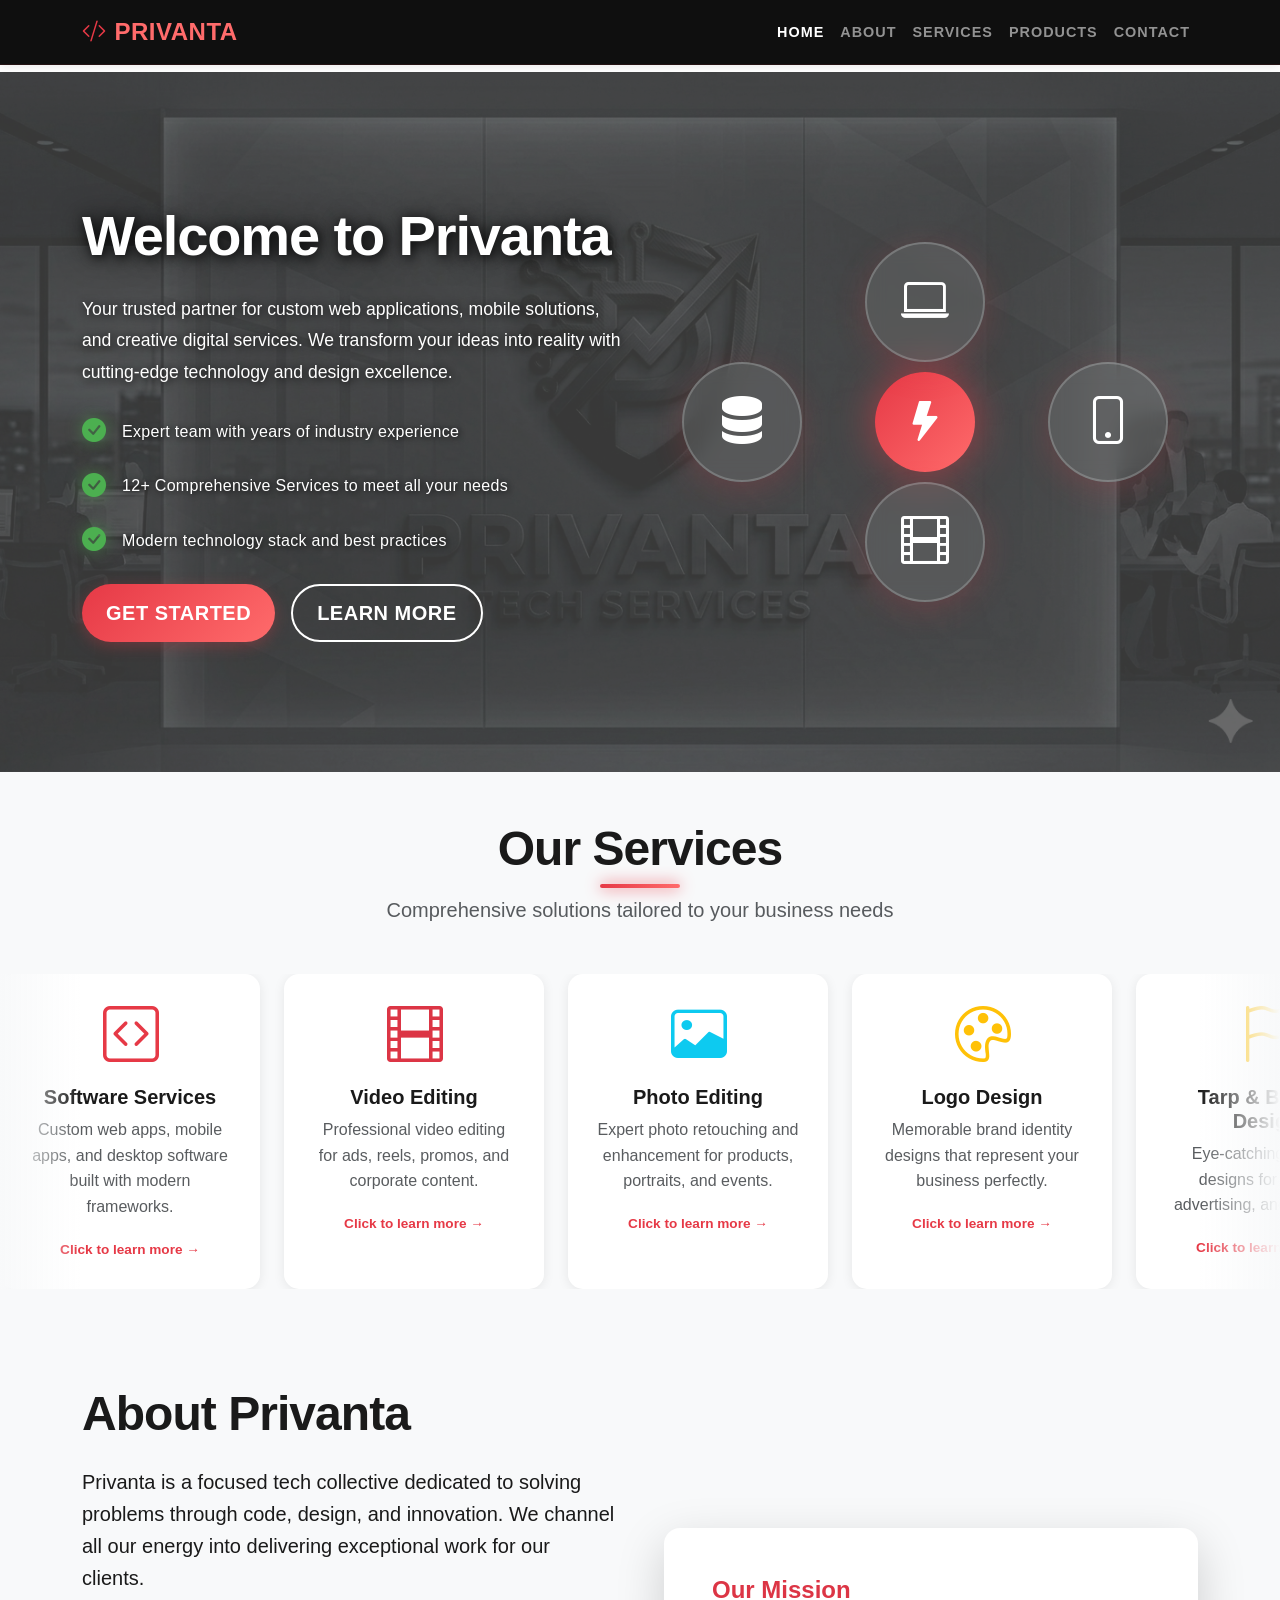
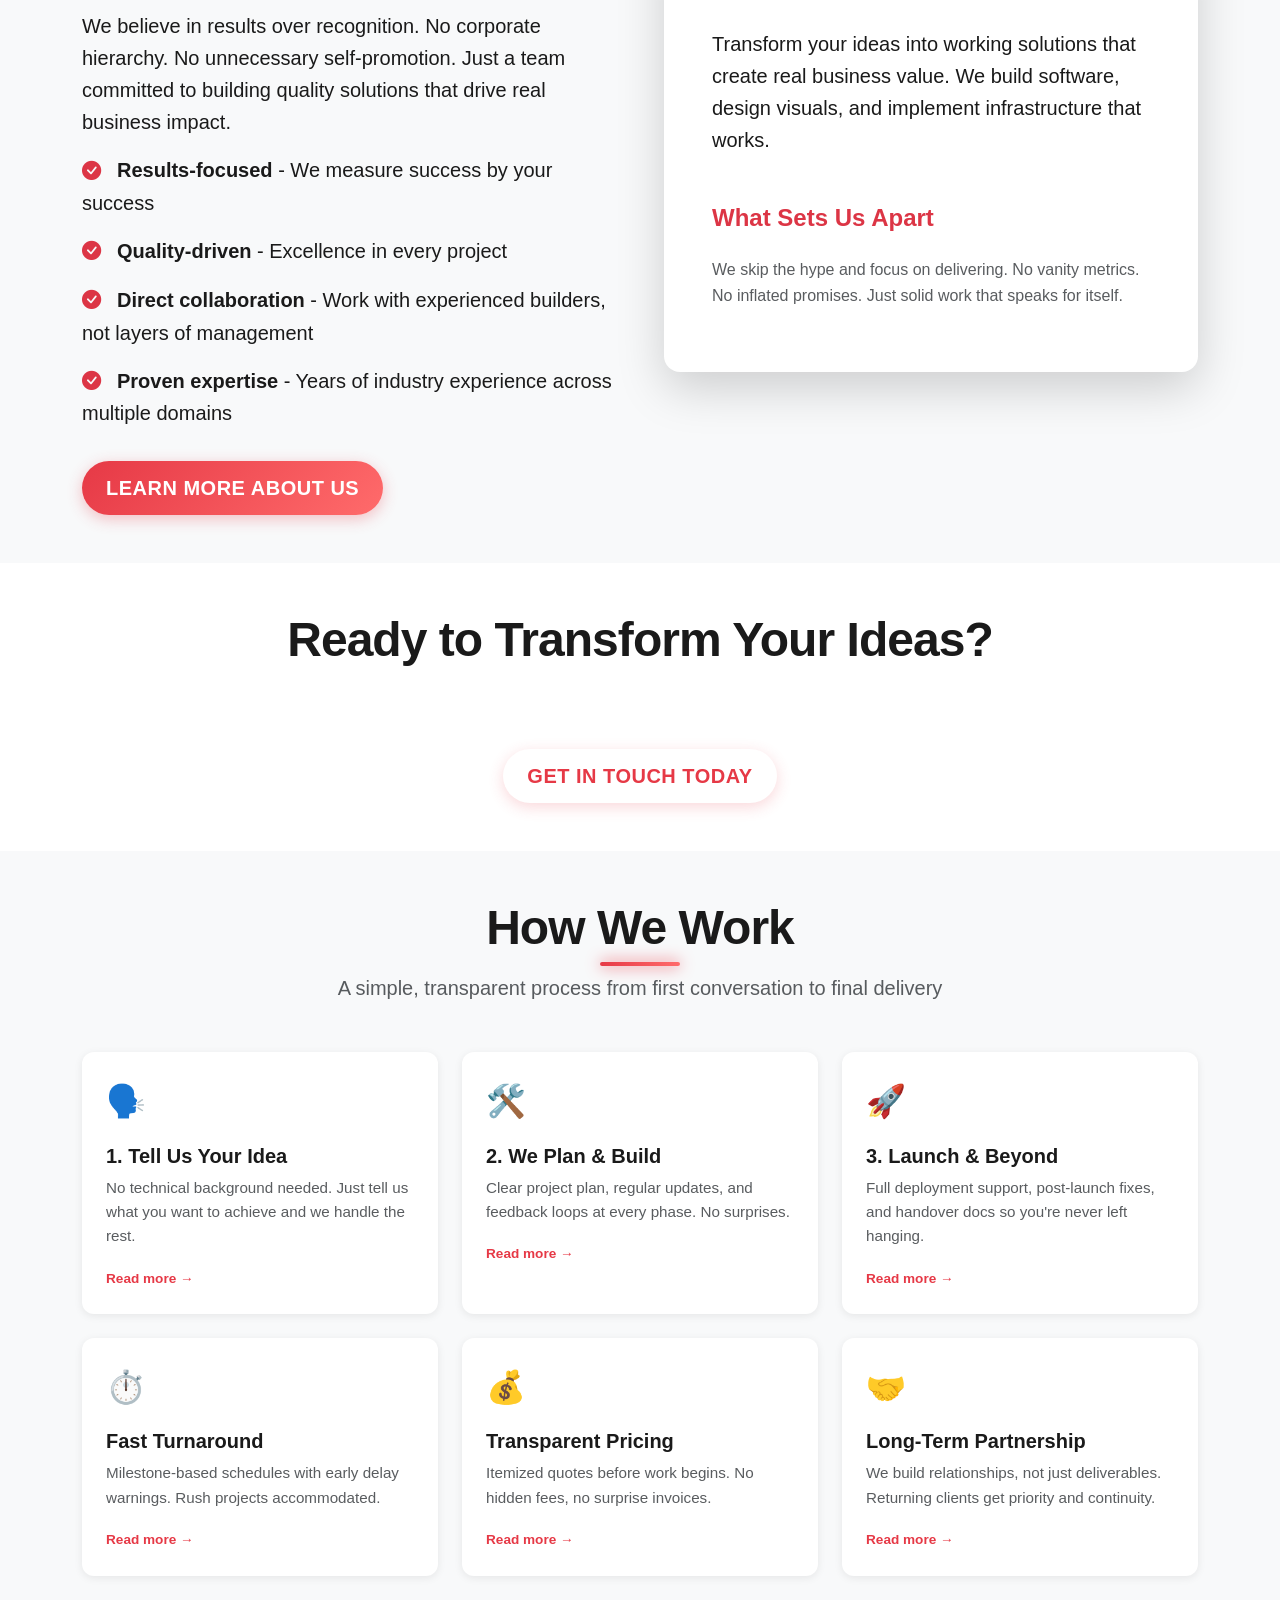
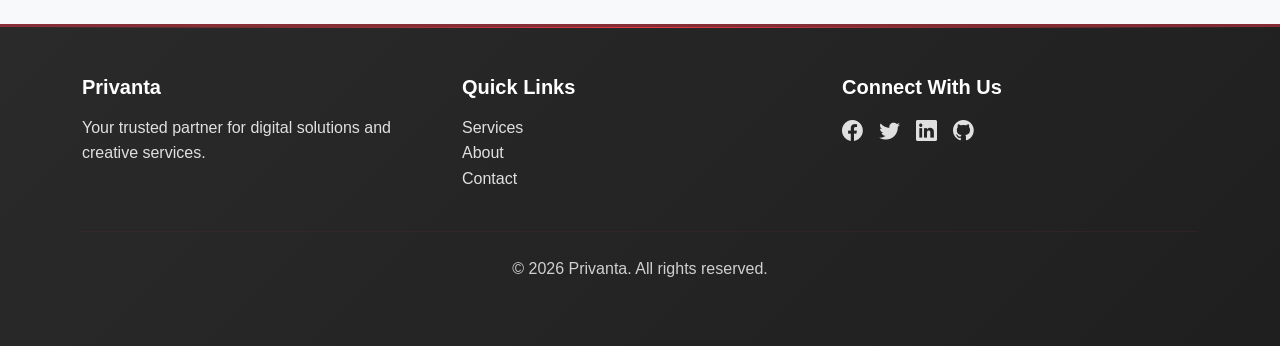
<file: index.html>
<!DOCTYPE html>
<html lang="en">
<head>
    <meta charset="UTF-8">
    <meta name="viewport" content="width=device-width, initial-scale=1.0">
    <title>Privanta - Your Digital Solutions Partner</title>
    
    <!-- Bootstrap 5 CSS -->
    <link href="https://cdn.jsdelivr.net/npm/bootstrap@5.3.0/dist/css/bootstrap.min.css" rel="stylesheet">
    
    <!-- Bootstrap Icons -->
    <link href="https://cdn.jsdelivr.net/npm/bootstrap-icons@1.11.0/font/bootstrap-icons.css" rel="stylesheet">
    
    <!-- Custom CSS -->
    <link rel="stylesheet" href="css/style.css">
</head>
<body>
    <!-- Navigation -->
    <nav class="navbar navbar-expand-lg navbar-dark bg-dark sticky-top shadow-sm">
        <div class="container">
            <a class="navbar-brand fw-bold" href="#home">
                <i class="bi bi-code-slash"></i> Privanta
            </a>
            <button class="navbar-toggler" type="button" data-bs-toggle="collapse" data-bs-target="#navbarNav">
                <span class="navbar-toggler-icon"></span>
            </button>
            <div class="collapse navbar-collapse" id="navbarNav">
                <ul class="navbar-nav ms-auto">
                    <li class="nav-item"><a class="nav-link" href="#home">Home</a></li>
                    <li class="nav-item"><a class="nav-link" href="about.html">About</a></li>
                    <li class="nav-item"><a class="nav-link" href="#services">Services</a></li>
                    <li class="nav-item"><a class="nav-link" href="products.html">Products</a></li>
                    <li class="nav-item"><a class="nav-link" href="#" onclick="event.preventDefault(); new bootstrap.Modal(document.getElementById('contactModal')).show();">Contact</a></li>
                </ul>
            </div>
        </div>
    </nav>

    <!-- Hero Section -->
    <section id="home" class="hero-section py-5 bg-gradient">
        <div class="container py-5">
            <div class="row align-items-center">
                <div class="col-lg-6 text-white mb-5 mb-lg-0">
                    <h1 class="display-3 fw-bold mb-4 hero-title">Welcome to Privanta</h1>
                    <p class="lead mb-4 hero-subtitle">Your trusted partner for custom web applications, mobile solutions, and creative digital services. We transform your ideas into reality with cutting-edge technology and design excellence.</p>
                    
                    <!-- Key Features -->
                    <div class="hero-features mb-4">
                        <div class="d-flex align-items-center mb-3">
                            <i class="bi bi-check-circle-fill text-success me-3" style="font-size: 1.5rem;"></i>
                            <span>Expert team with years of industry experience</span>
                        </div>
                        <div class="d-flex align-items-center mb-3">
                            <i class="bi bi-check-circle-fill text-success me-3" style="font-size: 1.5rem;"></i>
                            <span>12+ Comprehensive Services to meet all your needs</span>
                        </div>
                        <div class="d-flex align-items-center">
                            <i class="bi bi-check-circle-fill text-success me-3" style="font-size: 1.5rem;"></i>
                            <span>Modern technology stack and best practices</span>
                        </div>
                    </div>

                    <div class="d-flex gap-3 flex-wrap">
                        <button class="btn btn-primary btn-lg" data-bs-toggle="modal" data-bs-target="#contactModal">Get Started</button>
                        <button class="btn btn-outline-light btn-lg" data-bs-toggle="modal" data-bs-target="#contactModal">Learn More</button>
                    </div>
                </div>
                <div class="col-lg-6">
                    <div class="hero-image text-center">
                        <!-- Animated Icons -->
                        <div class="hero-icons-container">
                            <div class="hero-icon-circle icon-1" onclick="showHeroDetail('web')" style="cursor:pointer;">
                                <i class="bi bi-laptop"></i>
                            </div>
                            <div class="hero-icon-circle icon-2" onclick="showHeroDetail('mobile')" style="cursor:pointer;">
                                <i class="bi bi-phone"></i>
                            </div>
                            <div class="hero-icon-circle icon-3" onclick="showHeroDetail('media')" style="cursor:pointer;">
                                <i class="bi bi-film"></i>
                            </div>
                            <div class="hero-icon-circle icon-4" onclick="showHeroDetail('infrastructure')" style="cursor:pointer;">
                                <i class="bi bi-server"></i>
                            </div>
                            <div class="hero-center-icon" onclick="showHeroDetail('privanta')" style="cursor:pointer;">
                                <i class="bi bi-lightning-fill"></i>
                            </div>
                        </div>
                        

                    </div>
                </div>
            </div>
        </div>
    </section>

    <!-- Services Section -->
    <section id="services" class="py-5 bg-light">
        <div class="container">
            <div class="section-header text-center mb-5">
                <h2 class="display-5 fw-bold mb-3">Our Services</h2>
                <p class="lead text-muted">Comprehensive solutions tailored to your business needs</p>
            </div>
        </div>
        <div class="services-scroll-wrapper">
            <div class="services-scroll-track">
                <!-- Original set -->
                <div class="service-scroll-card" onclick="showServiceDetail('Software Services')">
                    <div class="service-icon mb-3"><i class="bi bi-code-square display-4 text-primary"></i></div>
                    <h5 class="fw-bold mb-2">Software Services</h5>
                    <p class="text-muted">Custom web apps, mobile apps, and desktop software built with modern frameworks.</p>
                    <span class="text-primary fw-bold" style="font-size:0.85rem;">Click to learn more →</span>
                </div>
                <div class="service-scroll-card" onclick="showServiceDetail('Video Editing')">
                    <div class="service-icon mb-3"><i class="bi bi-film display-4 text-danger"></i></div>
                    <h5 class="fw-bold mb-2">Video Editing</h5>
                    <p class="text-muted">Professional video editing for ads, reels, promos, and corporate content.</p>
                    <span class="text-primary fw-bold" style="font-size:0.85rem;">Click to learn more →</span>
                </div>
                <div class="service-scroll-card" onclick="showServiceDetail('Photo Editing')">
                    <div class="service-icon mb-3"><i class="bi bi-image display-4 text-info"></i></div>
                    <h5 class="fw-bold mb-2">Photo Editing</h5>
                    <p class="text-muted">Expert photo retouching and enhancement for products, portraits, and events.</p>
                    <span class="text-primary fw-bold" style="font-size:0.85rem;">Click to learn more →</span>
                </div>
                <div class="service-scroll-card" onclick="showServiceDetail('Logo Design')">
                    <div class="service-icon mb-3"><i class="bi bi-palette display-4 text-warning"></i></div>
                    <h5 class="fw-bold mb-2">Logo Design</h5>
                    <p class="text-muted">Memorable brand identity designs that represent your business perfectly.</p>
                    <span class="text-primary fw-bold" style="font-size:0.85rem;">Click to learn more →</span>
                </div>
                <div class="service-scroll-card" onclick="showServiceDetail('Tarp and Banners Custom Design')">
                    <div class="service-icon mb-3"><i class="bi bi-flag display-4 text-warning"></i></div>
                    <h5 class="fw-bold mb-2">Tarp & Banner Design</h5>
                    <p class="text-muted">Eye-catching custom designs for events, advertising, and branding.</p>
                    <span class="text-primary fw-bold" style="font-size:0.85rem;">Click to learn more →</span>
                </div>
                <div class="service-scroll-card" onclick="showServiceDetail('CCTV Installations')">
                    <div class="service-icon mb-3"><i class="bi bi-camera-video display-4 text-danger"></i></div>
                    <h5 class="fw-bold mb-2">CCTV Installations</h5>
                    <p class="text-muted">Professional HD surveillance setup, configuration, and maintenance.</p>
                    <span class="text-primary fw-bold" style="font-size:0.85rem;">Click to learn more →</span>
                </div>
                <div class="service-scroll-card" onclick="showServiceDetail('Server Setup')">
                    <div class="service-icon mb-3"><i class="bi bi-server display-4 text-primary"></i></div>
                    <h5 class="fw-bold mb-2">Server Setup</h5>
                    <p class="text-muted">Complete server deployment, security hardening, and infrastructure management.</p>
                    <span class="text-primary fw-bold" style="font-size:0.85rem;">Click to learn more →</span>
                </div>
                <!-- Duplicate set for seamless loop -->
                <div class="service-scroll-card" onclick="showServiceDetail('Software Services')">
                    <div class="service-icon mb-3"><i class="bi bi-code-square display-4 text-primary"></i></div>
                    <h5 class="fw-bold mb-2">Software Services</h5>
                    <p class="text-muted">Custom web apps, mobile apps, and desktop software built with modern frameworks.</p>
                    <span class="text-primary fw-bold" style="font-size:0.85rem;">Click to learn more →</span>
                </div>
                <div class="service-scroll-card" onclick="showServiceDetail('Video Editing')">
                    <div class="service-icon mb-3"><i class="bi bi-film display-4 text-danger"></i></div>
                    <h5 class="fw-bold mb-2">Video Editing</h5>
                    <p class="text-muted">Professional video editing for ads, reels, promos, and corporate content.</p>
                    <span class="text-primary fw-bold" style="font-size:0.85rem;">Click to learn more →</span>
                </div>
                <div class="service-scroll-card" onclick="showServiceDetail('Photo Editing')">
                    <div class="service-icon mb-3"><i class="bi bi-image display-4 text-info"></i></div>
                    <h5 class="fw-bold mb-2">Photo Editing</h5>
                    <p class="text-muted">Expert photo retouching and enhancement for products, portraits, and events.</p>
                    <span class="text-primary fw-bold" style="font-size:0.85rem;">Click to learn more →</span>
                </div>
                <div class="service-scroll-card" onclick="showServiceDetail('Logo Design')">
                    <div class="service-icon mb-3"><i class="bi bi-palette display-4 text-warning"></i></div>
                    <h5 class="fw-bold mb-2">Logo Design</h5>
                    <p class="text-muted">Memorable brand identity designs that represent your business perfectly.</p>
                    <span class="text-primary fw-bold" style="font-size:0.85rem;">Click to learn more →</span>
                </div>
                <div class="service-scroll-card" onclick="showServiceDetail('Tarp and Banners Custom Design')">
                    <div class="service-icon mb-3"><i class="bi bi-flag display-4 text-warning"></i></div>
                    <h5 class="fw-bold mb-2">Tarp & Banner Design</h5>
                    <p class="text-muted">Eye-catching custom designs for events, advertising, and branding.</p>
                    <span class="text-primary fw-bold" style="font-size:0.85rem;">Click to learn more →</span>
                </div>
                <div class="service-scroll-card" onclick="showServiceDetail('CCTV Installations')">
                    <div class="service-icon mb-3"><i class="bi bi-camera-video display-4 text-danger"></i></div>
                    <h5 class="fw-bold mb-2">CCTV Installations</h5>
                    <p class="text-muted">Professional HD surveillance setup, configuration, and maintenance.</p>
                    <span class="text-primary fw-bold" style="font-size:0.85rem;">Click to learn more →</span>
                </div>
                <div class="service-scroll-card" onclick="showServiceDetail('Server Setup')">
                    <div class="service-icon mb-3"><i class="bi bi-server display-4 text-primary"></i></div>
                    <h5 class="fw-bold mb-2">Server Setup</h5>
                    <p class="text-muted">Complete server deployment, security hardening, and infrastructure management.</p>
                    <span class="text-primary fw-bold" style="font-size:0.85rem;">Click to learn more →</span>
                </div>
            </div>
        </div>
    </section>    </section>

    <!-- About Privanta Section -->
    <section id="about" class="py-5 bg-light">
        <div class="container">
            <div class="row align-items-center g-5">
                <div class="col-lg-6">
                    <h2 class="display-5 fw-bold mb-4">About Privanta</h2>
                    <p class="fs-5 mb-3">Privanta is a focused tech collective dedicated to solving problems through code, design, and innovation. We channel all our energy into delivering exceptional work for our clients.</p>
                    <p class="fs-5 mb-3">We believe in results over recognition. No corporate hierarchy. No unnecessary self-promotion. Just a team committed to building quality solutions that drive real business impact.</p>
                    <ul class="fs-5 list-unstyled">
                        <li class="mb-3"><i class="bi bi-check-circle-fill text-danger me-3" style="font-size: 1.2rem;"></i><strong>Results-focused</strong> - We measure success by your success</li>
                        <li class="mb-3"><i class="bi bi-check-circle-fill text-danger me-3" style="font-size: 1.2rem;"></i><strong>Quality-driven</strong> - Excellence in every project</li>
                        <li class="mb-3"><i class="bi bi-check-circle-fill text-danger me-3" style="font-size: 1.2rem;"></i><strong>Direct collaboration</strong> - Work with experienced builders, not layers of management</li>
                        <li class="mb-3"><i class="bi bi-check-circle-fill text-danger me-3" style="font-size: 1.2rem;"></i><strong>Proven expertise</strong> - Years of industry experience across multiple domains</li>
                    </ul>
                    <a href="about" class="btn btn-primary btn-lg mt-3">Learn More About Us</a>
                </div>
                <div class="col-lg-6">
                    <div class="bg-white p-5 rounded-4 shadow-lg">
                        <h4 class="fw-bold mb-4 text-danger">Our Mission</h4>
                        <p class="fs-5 mb-4">Transform your ideas into working solutions that create real business value. We build software, design visuals, and implement infrastructure that works.</p>
                        <h4 class="fw-bold mb-4 text-danger mt-5">What Sets Us Apart</h4>
                        <p class="text-muted">We skip the hype and focus on delivering. No vanity metrics. No inflated promises. Just solid work that speaks for itself.</p>
                    </div>
                </div>
            </div>
        </div>
    </section>

    <!-- Call to Action Section -->
    <section class="py-5 bg-gradient" style="position: relative;">
        <div class="container text-center text-white" style="position: relative; z-index: 1;">
            <h2 class="display-5 fw-bold mb-4">Ready to Transform Your Ideas?</h2>
            <p class="lead mb-4">Let's collaborate to create something extraordinary for your business.</p>
            <button class="btn btn-light btn-lg fw-bold" data-bs-toggle="modal" data-bs-target="#contactModal">
                Get In Touch Today
            </button>
        </div>
    </section>

    <!-- How We Work Section -->
    <section class="py-5" style="background: #f8f9fa;">
        <div class="container">
            <div class="section-header text-center mb-5">
                <h2 class="display-5 fw-bold mb-3">How We Work</h2>
                <p class="lead text-muted">A simple, transparent process from first conversation to final delivery</p>
            </div>
            <div class="row g-4">
                <div class="col-md-4">
                    <div class="bg-white rounded-3 p-4 h-100 shadow-sm border-0 hover-glow" onclick="showHowWeWork('idea')" style="cursor:pointer;">
                        <div class="mb-3" style="font-size: 2rem;">🗣️</div>
                        <h5 class="fw-bold mb-2">1. Tell Us Your Idea</h5>
                        <p class="text-muted" style="font-size: 0.95rem;">No technical background needed. Just tell us what you want to achieve and we handle the rest.</p>
                        <span class="text-primary fw-bold" style="font-size:0.85rem;">Read more →</span>
                    </div>
                </div>
                <div class="col-md-4">
                    <div class="bg-white rounded-3 p-4 h-100 shadow-sm border-0 hover-glow" onclick="showHowWeWork('build')" style="cursor:pointer;">
                        <div class="mb-3" style="font-size: 2rem;">🛠️</div>
                        <h5 class="fw-bold mb-2">2. We Plan & Build</h5>
                        <p class="text-muted" style="font-size: 0.95rem;">Clear project plan, regular updates, and feedback loops at every phase. No surprises.</p>
                        <span class="text-primary fw-bold" style="font-size:0.85rem;">Read more →</span>
                    </div>
                </div>
                <div class="col-md-4">
                    <div class="bg-white rounded-3 p-4 h-100 shadow-sm border-0 hover-glow" onclick="showHowWeWork('launch')" style="cursor:pointer;">
                        <div class="mb-3" style="font-size: 2rem;">🚀</div>
                        <h5 class="fw-bold mb-2">3. Launch & Beyond</h5>
                        <p class="text-muted" style="font-size: 0.95rem;">Full deployment support, post-launch fixes, and handover docs so you're never left hanging.</p>
                        <span class="text-primary fw-bold" style="font-size:0.85rem;">Read more →</span>
                    </div>
                </div>
                <div class="col-md-4">
                    <div class="bg-white rounded-3 p-4 h-100 shadow-sm border-0 hover-glow" onclick="showHowWeWork('turnaround')" style="cursor:pointer;">
                        <div class="mb-3" style="font-size: 2rem;">⏱️</div>
                        <h5 class="fw-bold mb-2">Fast Turnaround</h5>
                        <p class="text-muted" style="font-size: 0.95rem;">Milestone-based schedules with early delay warnings. Rush projects accommodated.</p>
                        <span class="text-primary fw-bold" style="font-size:0.85rem;">Read more →</span>
                    </div>
                </div>
                <div class="col-md-4">
                    <div class="bg-white rounded-3 p-4 h-100 shadow-sm border-0 hover-glow" onclick="showHowWeWork('pricing')" style="cursor:pointer;">
                        <div class="mb-3" style="font-size: 2rem;">💰</div>
                        <h5 class="fw-bold mb-2">Transparent Pricing</h5>
                        <p class="text-muted" style="font-size: 0.95rem;">Itemized quotes before work begins. No hidden fees, no surprise invoices.</p>
                        <span class="text-primary fw-bold" style="font-size:0.85rem;">Read more →</span>
                    </div>
                </div>
                <div class="col-md-4">
                    <div class="bg-white rounded-3 p-4 h-100 shadow-sm border-0 hover-glow" onclick="showHowWeWork('partnership')" style="cursor:pointer;">
                        <div class="mb-3" style="font-size: 2rem;">🤝</div>
                        <h5 class="fw-bold mb-2">Long-Term Partnership</h5>
                        <p class="text-muted" style="font-size: 0.95rem;">We build relationships, not just deliverables. Returning clients get priority and continuity.</p>
                        <span class="text-primary fw-bold" style="font-size:0.85rem;">Read more →</span>
                    </div>
                </div>
            </div>
        </div>
    </section>

    <!-- Footer -->
    <footer class="bg-dark text-white py-5">
        <div class="container">
            <div class="row g-4">
                <div class="col-md-4">
                    <h5 class="fw-bold mb-3">Privanta</h5>
                    <p style="color: #e0e0e0;">Your trusted partner for digital solutions and creative services.</p>
                </div>
                <div class="col-md-4">
                    <h5 class="fw-bold mb-3">Quick Links</h5>
                    <ul class="list-unstyled">
                        <li><a href="#services" style="color: #e0e0e0;" class="text-decoration-none">Services</a></li>
                        <li><a href="about" style="color: #e0e0e0;" class="text-decoration-none">About</a></li>
                        <li><a href="#" onclick="event.preventDefault(); new bootstrap.Modal(document.getElementById('contactModal')).show();" style="color: #e0e0e0;" class="text-decoration-none">Contact</a></li>
                    </ul>
                </div>
                <div class="col-md-4">
                    <h5 class="fw-bold mb-3">Connect With Us</h5>
                    <div class="d-flex gap-3">
                        <a href="#" style="color: #e0e0e0;" class="text-decoration-none"><i class="bi bi-facebook"></i></a>
                        <a href="#" style="color: #e0e0e0;" class="text-decoration-none"><i class="bi bi-twitter"></i></a>
                        <a href="#" style="color: #e0e0e0;" class="text-decoration-none"><i class="bi bi-linkedin"></i></a>
                        <a href="#" style="color: #e0e0e0;" class="text-decoration-none"><i class="bi bi-github"></i></a>
                    </div>
                </div>
            </div>
            <hr class="my-4" style="border-color: rgba(230, 57, 70, 0.3);">
            <div class="text-center" style="color: #d0d0d0;">
                <p>&copy; 2026 Privanta. All rights reserved.</p>
            </div>
        </div>
    </footer>

    <!-- Tech Details Modal -->
    <div class="modal fade" id="techModal" tabindex="-1">
        <div class="modal-dialog modal-dialog-centered modal-lg">
            <div class="modal-content">
                <div class="modal-header bg-primary text-white">
                    <h5 class="modal-title" id="techModalTitle">Technology Details</h5>
                    <button type="button" class="btn-close btn-close-white" data-bs-dismiss="modal"></button>
                </div>
                <div class="modal-body">
                    <div id="techDescription"></div>
                </div>
            </div>
        </div>
    </div>

    <!-- Service Details Modal -->
    <div class="modal fade" id="serviceModal" tabindex="-1">
        <div class="modal-dialog modal-dialog-centered modal-lg">
            <div class="modal-content">
                <div class="modal-header bg-primary text-white">
                    <h5 class="modal-title" id="serviceModalTitle">Service Details</h5>
                    <button type="button" class="btn-close btn-close-white" data-bs-dismiss="modal"></button>
                </div>
                <div class="modal-body">
                    <div id="serviceDescription"></div>
                </div>
            </div>
        </div>
    </div>

    <!-- Contact Modal -->
    <div class="modal fade" id="contactModal" tabindex="-1">
        <div class="modal-dialog modal-dialog-centered">
            <div class="modal-content">
                <div class="modal-header bg-primary text-white">
                    <h5 class="modal-title">Get In Touch</h5>
                    <button type="button" class="btn-close btn-close-white" data-bs-dismiss="modal"></button>
                </div>
                <div class="modal-body p-4">
                    <form id="contactForm">
                        <div class="mb-3">
                            <label for="name" class="form-label">Full Name</label>
                            <input type="text" class="form-control" id="name" required>
                        </div>
                        <div class="mb-3">
                            <label for="email" class="form-label">Email Address</label>
                            <input type="email" class="form-control" id="email" required>
                        </div>
                        <div class="mb-3">
                            <label for="service" class="form-label">Service Interest</label>
                            <select class="form-select" id="service" required>
                                <option selected disabled>Select a service</option>
                                <option>Software Services</option>
                                <option>Video Editing</option>
                                <option>Photo Editing</option>
                                <option>Logo Design</option>
                                <option>Tarp and Banners Custom Design</option>
                                <option>CCTV Installations</option>
                                <option>Server Setup</option>
                            </select>
                        </div>
                        <div class="mb-3">
                            <label for="message" class="form-label">Message</label>
                            <textarea class="form-control" id="message" rows="4" required></textarea>
                        </div>
                        <button type="submit" class="btn btn-primary w-100">Send Message</button>
                    </form>
                </div>
            </div>
        </div>
    </div>

    <!-- Bootstrap 5 JS -->
    <script src="https://cdn.jsdelivr.net/npm/bootstrap@5.3.0/dist/js/bootstrap.bundle.min.js"></script>
    
    <!-- Custom JS -->
    <script src="js/script.js"></script>
</body>
</html>
</file>
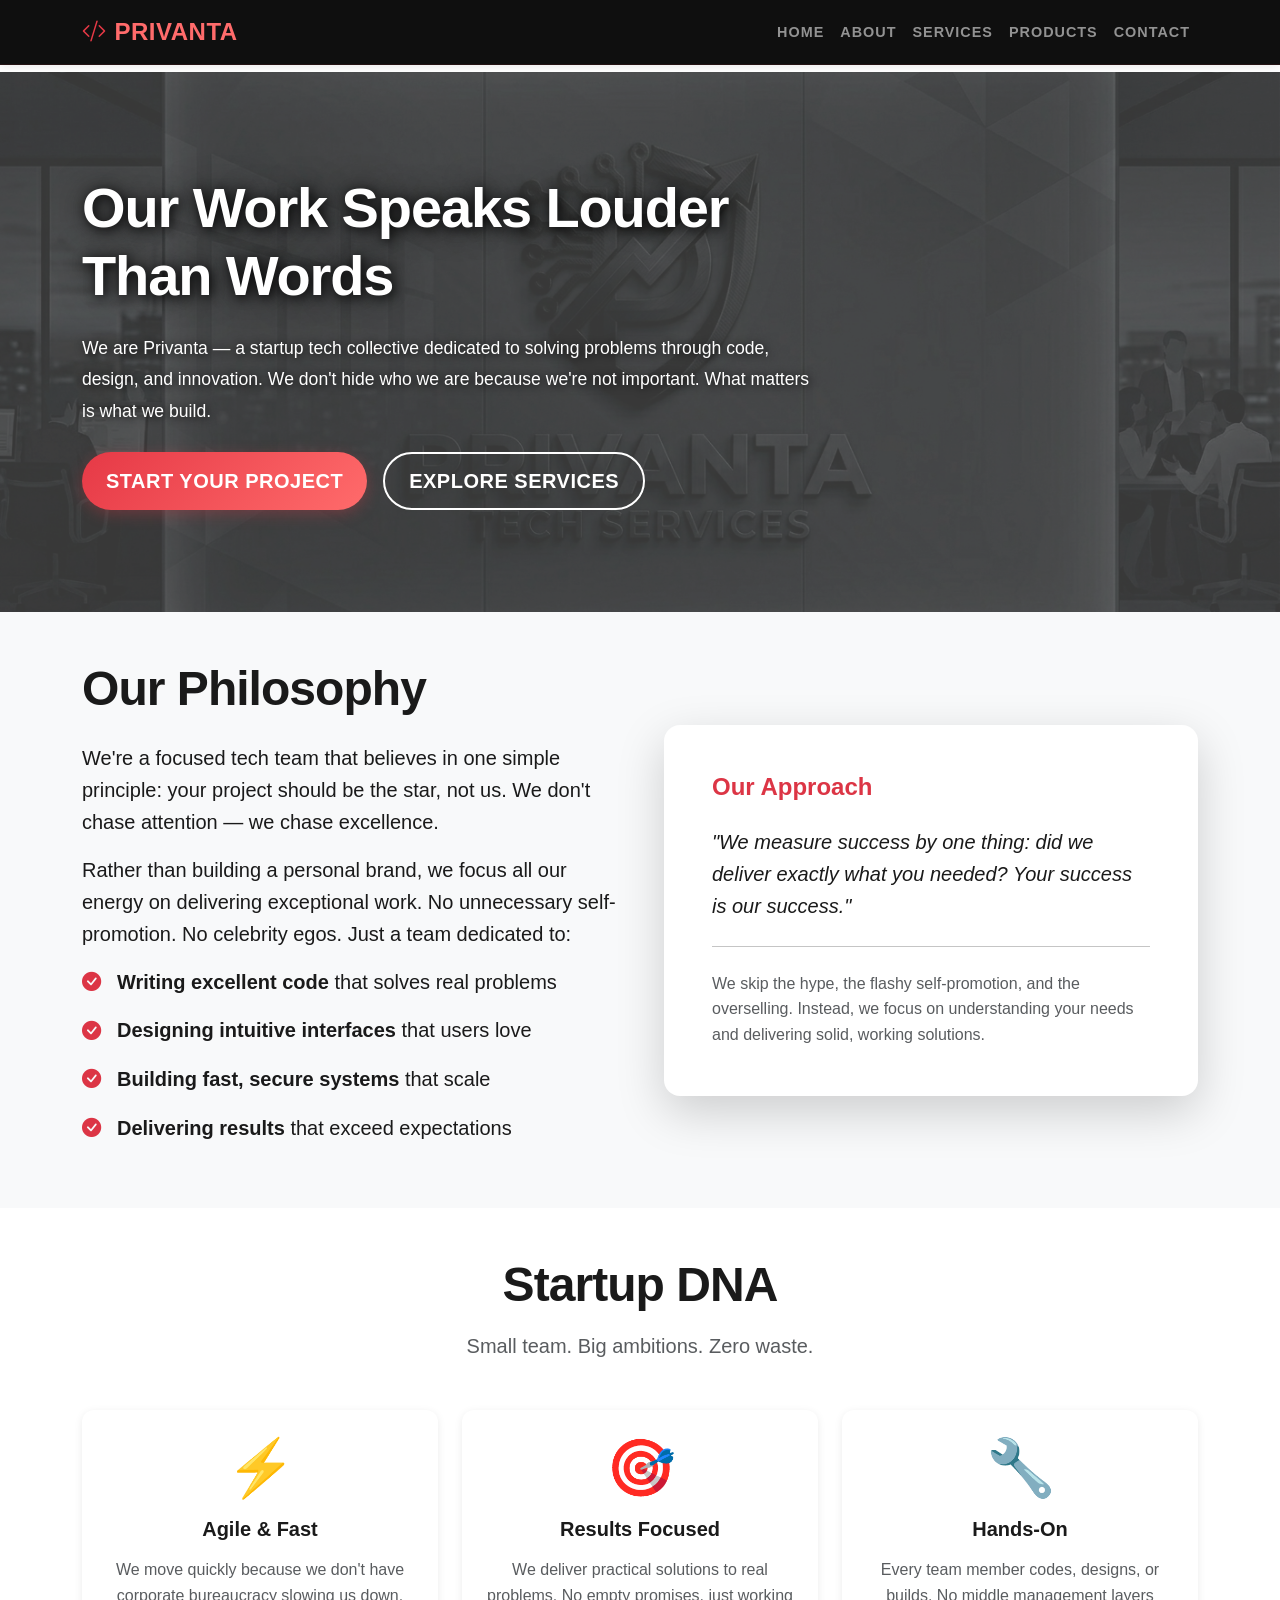
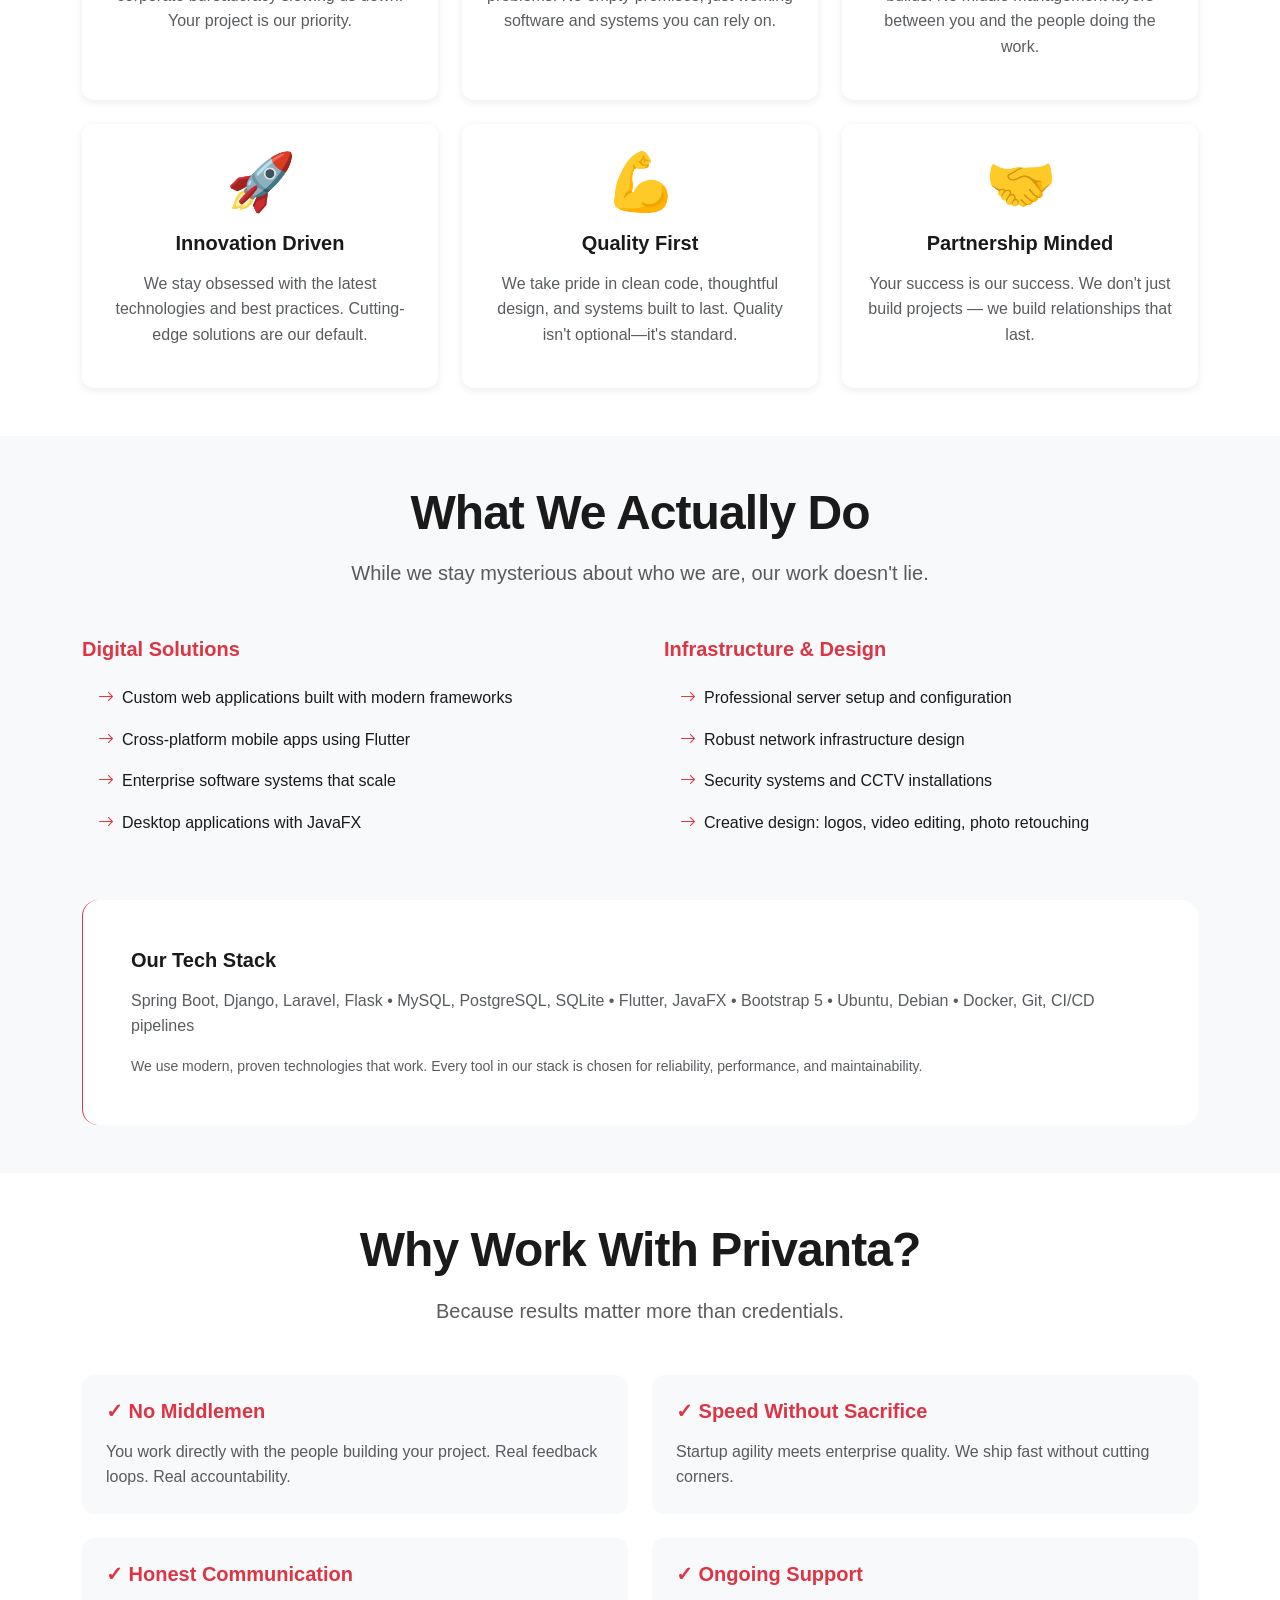
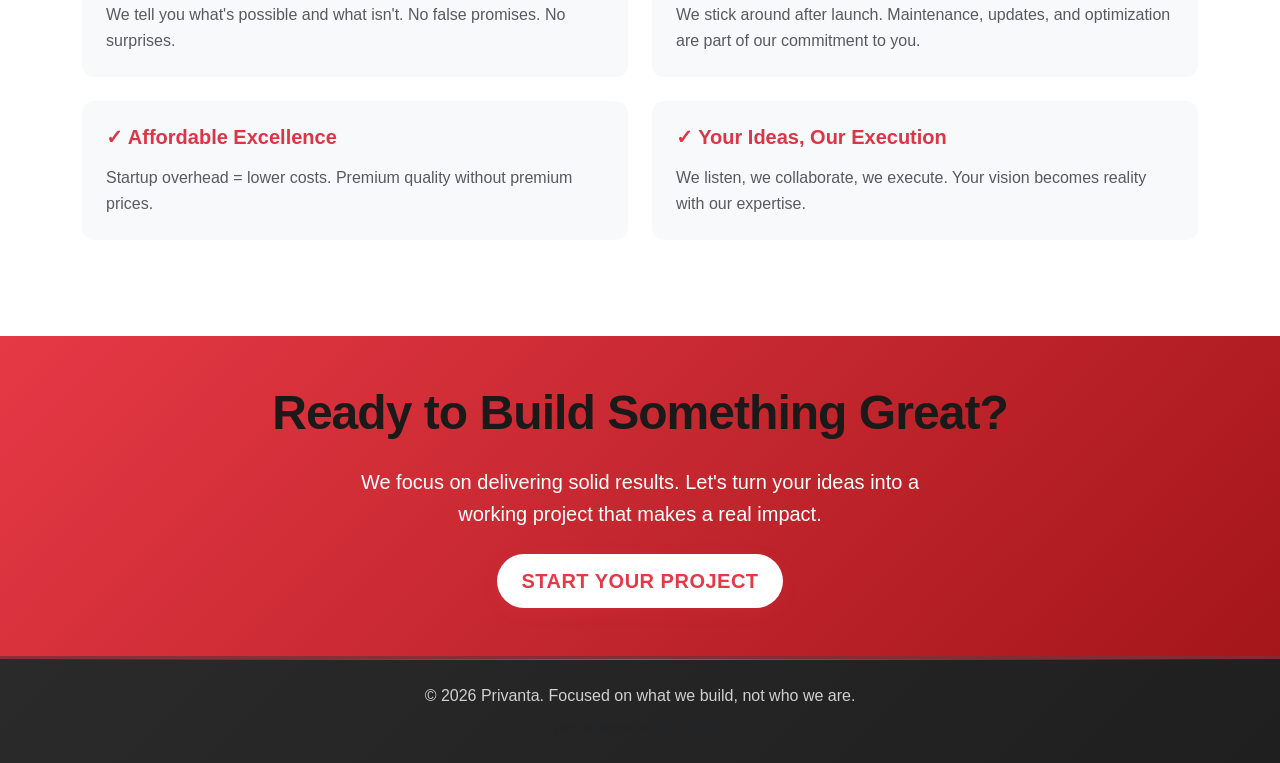
<file: about.html>
<!DOCTYPE html>
<html lang="en">
<head>
    <meta charset="UTF-8">
    <meta name="viewport" content="width=device-width, initial-scale=1.0">
    <title>About Us - Privanta</title>
    
    <!-- Bootstrap 5 CSS -->
    <link href="https://cdn.jsdelivr.net/npm/bootstrap@5.3.0/dist/css/bootstrap.min.css" rel="stylesheet">
    
    <!-- Bootstrap Icons -->
    <link href="https://cdn.jsdelivr.net/npm/bootstrap-icons@1.11.0/font/bootstrap-icons.css" rel="stylesheet">
    
    <!-- Custom CSS -->
    <link rel="stylesheet" href="css/style.css">
</head>
<body>
    <!-- Navigation -->
    <nav class="navbar navbar-expand-lg navbar-dark bg-dark sticky-top shadow-sm">
        <div class="container">
            <a class="navbar-brand fw-bold" href="index.html">
                <i class="bi bi-code-slash"></i> Privanta
            </a>
            <button class="navbar-toggler" type="button" data-bs-toggle="collapse" data-bs-target="#navbarNav">
                <span class="navbar-toggler-icon"></span>
            </button>
            <div class="collapse navbar-collapse" id="navbarNav">
                <ul class="navbar-nav ms-auto">
                    <li class="nav-item"><a class="nav-link" href="index.html">Home</a></li>
                    <li class="nav-item"><a class="nav-link active" href="about">About</a></li>
                    <li class="nav-item"><a class="nav-link" href="index.html#services">Services</a></li>
                    <li class="nav-item"><a class="nav-link" href="products.html">Products</a></li>
                    <li class="nav-item"><a class="nav-link" href="#" onclick="event.preventDefault(); new bootstrap.Modal(document.getElementById('contactModal')).show();">Contact</a></li>
                </ul>
            </div>
        </div>
    </nav>

    <!-- About Hero Section -->
    <section class="about-hero py-5 text-white hero-section bg-gradient" style="min-height: 60vh;">
        <div class="container py-5">
            <div class="row align-items-center">
                <div class="col-lg-8">
                    <h1 class="display-4 fw-bold mb-4 hero-title">Our Work Speaks Louder Than Words</h1>
                    <p class="lead mb-4 hero-subtitle">We are Privanta — a startup tech collective dedicated to solving problems through code, design, and innovation. We don't hide who we are because we're not important. What matters is what we build.</p>
                    <div class="d-flex gap-3" style="position:relative; z-index:2;">
                        <button class="btn btn-primary btn-lg" data-bs-toggle="modal" data-bs-target="#contactModal">Start Your Project</button>
                        <a href="index.html#services" class="btn btn-outline-light btn-lg">Explore Services</a>
                    </div>
                </div>
            </div>
        </div>
    </section>

    <!-- Philosophy Section -->
    <section class="py-5 bg-light">
        <div class="container">
            <div class="row align-items-center g-5">
                <div class="col-lg-6">
                    <h2 class="display-5 fw-bold mb-4">Our Philosophy</h2>
                    <p class="fs-5 mb-3">We're a focused tech team that believes in one simple principle: your project should be the star, not us. We don't chase attention — we chase excellence.</p>
                    <p class="fs-5 mb-3">Rather than building a personal brand, we focus all our energy on delivering exceptional work. No unnecessary self-promotion. No celebrity egos. Just a team dedicated to:</p>
                    <ul class="fs-5 list-unstyled">
                        <li class="mb-3"><i class="bi bi-check-circle-fill text-danger me-3" style="font-size: 1.2rem;"></i><strong>Writing excellent code</strong> that solves real problems</li>
                        <li class="mb-3"><i class="bi bi-check-circle-fill text-danger me-3" style="font-size: 1.2rem;"></i><strong>Designing intuitive interfaces</strong> that users love</li>
                        <li class="mb-3"><i class="bi bi-check-circle-fill text-danger me-3" style="font-size: 1.2rem;"></i><strong>Building fast, secure systems</strong> that scale</li>
                        <li class="mb-3"><i class="bi bi-check-circle-fill text-danger me-3" style="font-size: 1.2rem;"></i><strong>Delivering results</strong> that exceed expectations</li>
                    </ul>
                </div>
                <div class="col-lg-6">
                    <div class="bg-white p-5 rounded-4 shadow-lg">
                        <h4 class="fw-bold mb-4 text-danger">Our Approach</h4>
                        <blockquote class="blockquote">
                            <p class="mb-0 fs-5"><em>"We measure success by one thing: did we deliver exactly what you needed? Your success is our success."</em></p>
                        </blockquote>
                        <hr class="my-4">
                        <p class="text-muted mb-0">We skip the hype, the flashy self-promotion, and the overselling. Instead, we focus on understanding your needs and delivering solid, working solutions.</p>
                    </div>
                </div>
            </div>
        </div>
    </section>

    <!-- Startup Mentality -->
    <section class="py-5">
        <div class="container">
            <div class="text-center mb-5">
                <h2 class="display-5 fw-bold mb-3">Startup DNA</h2>
                <p class="lead text-muted">Small team. Big ambitions. Zero waste.</p>
            </div>

            <div class="row g-4">
                <div class="col-md-6 col-lg-4">
                    <div class="card h-100 border-0 shadow-sm rounded-3 hover-glow" style="cursor: pointer; transition: all 0.3s ease;">
                        <div class="card-body text-center p-4">
                            <div class="display-4 text-danger mb-3">⚡</div>
                            <h5 class="fw-bold mb-3">Agile & Fast</h5>
                            <p class="text-muted">We move quickly because we don't have corporate bureaucracy slowing us down. Your project is our priority.</p>
                        </div>
                    </div>
                </div>

                <div class="col-md-6 col-lg-4">
                    <div class="card h-100 border-0 shadow-sm rounded-3 hover-glow" style="cursor: pointer; transition: all 0.3s ease;">
                        <div class="card-body text-center p-4">
                            <div class="display-4 text-danger mb-3">🎯</div>
                            <h5 class="fw-bold mb-3">Results Focused</h5>
                            <p class="text-muted">We deliver practical solutions to real problems. No empty promises, just working software and systems you can rely on.</p>
                        </div>
                    </div>
                </div>

                <div class="col-md-6 col-lg-4">
                    <div class="card h-100 border-0 shadow-sm rounded-3 hover-glow" style="cursor: pointer; transition: all 0.3s ease;">
                        <div class="card-body text-center p-4">
                            <div class="display-4 text-danger mb-3">🔧</div>
                            <h5 class="fw-bold mb-3">Hands-On</h5>
                            <p class="text-muted">Every team member codes, designs, or builds. No middle management layers between you and the people doing the work.</p>
                        </div>
                    </div>
                </div>

                <div class="col-md-6 col-lg-4">
                    <div class="card h-100 border-0 shadow-sm rounded-3 hover-glow" style="cursor: pointer; transition: all 0.3s ease;">
                        <div class="card-body text-center p-4">
                            <div class="display-4 text-danger mb-3">🚀</div>
                            <h5 class="fw-bold mb-3">Innovation Driven</h5>
                            <p class="text-muted">We stay obsessed with the latest technologies and best practices. Cutting-edge solutions are our default.</p>
                        </div>
                    </div>
                </div>

                <div class="col-md-6 col-lg-4">
                    <div class="card h-100 border-0 shadow-sm rounded-3 hover-glow" style="cursor: pointer; transition: all 0.3s ease;">
                        <div class="card-body text-center p-4">
                            <div class="display-4 text-danger mb-3">💪</div>
                            <h5 class="fw-bold mb-3">Quality First</h5>
                            <p class="text-muted">We take pride in clean code, thoughtful design, and systems built to last. Quality isn't optional—it's standard.</p>
                        </div>
                    </div>
                </div>

                <div class="col-md-6 col-lg-4">
                    <div class="card h-100 border-0 shadow-sm rounded-3 hover-glow" style="cursor: pointer; transition: all 0.3s ease;">
                        <div class="card-body text-center p-4">
                            <div class="display-4 text-danger mb-3">🤝</div>
                            <h5 class="fw-bold mb-3">Partnership Minded</h5>
                            <p class="text-muted">Your success is our success. We don't just build projects — we build relationships that last.</p>
                        </div>
                    </div>
                </div>
            </div>
        </div>
    </section>

    <!-- What We Do Section -->
    <section class="py-5 bg-light">
        <div class="container">
            <div class="text-center mb-5">
                <h2 class="display-5 fw-bold mb-3">What We Actually Do</h2>
                <p class="lead text-muted">While we stay mysterious about who we are, our work doesn't lie.</p>
            </div>

            <div class="row g-5">
                <div class="col-lg-6">
                    <h5 class="fw-bold mb-4 text-danger">Digital Solutions</h5>
                    <ul class="list-unstyled">
                        <li class="mb-3 ps-3"><i class="bi bi-arrow-right text-danger me-2"></i>Custom web applications built with modern frameworks</li>
                        <li class="mb-3 ps-3"><i class="bi bi-arrow-right text-danger me-2"></i>Cross-platform mobile apps using Flutter</li>
                        <li class="mb-3 ps-3"><i class="bi bi-arrow-right text-danger me-2"></i>Enterprise software systems that scale</li>
                        <li class="mb-3 ps-3"><i class="bi bi-arrow-right text-danger me-2"></i>Desktop applications with JavaFX</li>
                    </ul>
                </div>
                <div class="col-lg-6">
                    <h5 class="fw-bold mb-4 text-danger">Infrastructure & Design</h5>
                    <ul class="list-unstyled">
                        <li class="mb-3 ps-3"><i class="bi bi-arrow-right text-danger me-2"></i>Professional server setup and configuration</li>
                        <li class="mb-3 ps-3"><i class="bi bi-arrow-right text-danger me-2"></i>Robust network infrastructure design</li>
                        <li class="mb-3 ps-3"><i class="bi bi-arrow-right text-danger me-2"></i>Security systems and CCTV installations</li>
                        <li class="mb-3 ps-3"><i class="bi bi-arrow-right text-danger me-2"></i>Creative design: logos, video editing, photo retouching</li>
                    </ul>
                </div>
            </div>

            <div class="mt-5 p-5 bg-white rounded-4 border-start border-danger" style="border-width: 5px;">
                <h5 class="fw-bold mb-3">Our Tech Stack</h5>
                <p class="text-muted mb-3">Spring Boot, Django, Laravel, Flask • MySQL, PostgreSQL, SQLite • Flutter, JavaFX • Bootstrap 5 • Ubuntu, Debian • Docker, Git, CI/CD pipelines</p>
                <p class="text-muted small mb-0">We use modern, proven technologies that work. Every tool in our stack is chosen for reliability, performance, and maintainability.</p>
            </div>
        </div>
    </section>

    <!-- Why Choose Us -->
    <section class="py-5">
        <div class="container">
            <div class="text-center mb-5">
                <h2 class="display-5 fw-bold mb-3">Why Work With Privanta?</h2>
                <p class="lead text-muted">Because results matter more than credentials.</p>
            </div>

            <div class="row g-4 mb-5">
                <div class="col-md-6">
                    <div class="p-4 bg-light rounded-3">
                        <h5 class="fw-bold mb-3 text-danger">✓ No Middlemen</h5>
                        <p class="text-muted mb-0">You work directly with the people building your project. Real feedback loops. Real accountability.</p>
                    </div>
                </div>
                <div class="col-md-6">
                    <div class="p-4 bg-light rounded-3">
                        <h5 class="fw-bold mb-3 text-danger">✓ Speed Without Sacrifice</h5>
                        <p class="text-muted mb-0">Startup agility meets enterprise quality. We ship fast without cutting corners.</p>
                    </div>
                </div>
                <div class="col-md-6">
                    <div class="p-4 bg-light rounded-3">
                        <h5 class="fw-bold mb-3 text-danger">✓ Honest Communication</h5>
                        <p class="text-muted mb-0">We tell you what's possible and what isn't. No false promises. No surprises.</p>
                    </div>
                </div>
                <div class="col-md-6">
                    <div class="p-4 bg-light rounded-3">
                        <h5 class="fw-bold mb-3 text-danger">✓ Ongoing Support</h5>
                        <p class="text-muted mb-0">We stick around after launch. Maintenance, updates, and optimization are part of our commitment to you.</p>
                    </div>
                </div>
                <div class="col-md-6">
                    <div class="p-4 bg-light rounded-3">
                        <h5 class="fw-bold mb-3 text-danger">✓ Affordable Excellence</h5>
                        <p class="text-muted mb-0">Startup overhead = lower costs. Premium quality without premium prices.</p>
                    </div>
                </div>
                <div class="col-md-6">
                    <div class="p-4 bg-light rounded-3">
                        <h5 class="fw-bold mb-3 text-danger">✓ Your Ideas, Our Execution</h5>
                        <p class="text-muted mb-0">We listen, we collaborate, we execute. Your vision becomes reality with our expertise.</p>
                    </div>
                </div>
            </div>
        </div>
    </section>

    <!-- CTA Section -->
    <section class="py-5 text-white" style="background: linear-gradient(135deg, #e63946, #a41619);">
        <div class="container text-center">
            <h2 class="display-5 fw-bold mb-4">Ready to Build Something Great?</h2>
            <p class="lead mb-4 mx-auto" style="max-width: 600px;">We focus on delivering solid results. Let's turn your ideas into a working project that makes a real impact.</p>
            <button class="btn btn-light btn-lg fw-bold" data-bs-toggle="modal" data-bs-target="#contactModal">Start Your Project</button>
        </div>
    </section>

    <!-- Footer -->
    <footer class="bg-dark text-white py-4 text-center">
        <div class="container">
            <p class="mb-2">© 2026 Privanta. Focused on what we build, not who we are.</p>
            <p class="text-muted small mb-0">Your success is our mission.</p>
        </div>
    </footer>

    <!-- Tech Details Modal -->
    <div class="modal fade" id="techModal" tabindex="-1">
        <div class="modal-dialog modal-dialog-centered modal-lg">
            <div class="modal-content">
                <div class="modal-header bg-primary text-white">
                    <h5 class="modal-title" id="techModalTitle">Technology Details</h5>
                    <button type="button" class="btn-close btn-close-white" data-bs-dismiss="modal"></button>
                </div>
                <div class="modal-body">
                    <div id="techDescription"></div>
                </div>
            </div>
        </div>
    </div>

    <!-- Service Details Modal -->
    <div class="modal fade" id="serviceModal" tabindex="-1">
        <div class="modal-dialog modal-dialog-centered modal-lg">
            <div class="modal-content">
                <div class="modal-header bg-primary text-white">
                    <h5 class="modal-title" id="serviceModalTitle">Service Details</h5>
                    <button type="button" class="btn-close btn-close-white" data-bs-dismiss="modal"></button>
                </div>
                <div class="modal-body">
                    <div id="serviceDescription"></div>
                </div>
            </div>
        </div>
    </div>

    <!-- Contact Modal -->
    <div class="modal fade" id="contactModal" tabindex="-1">
        <div class="modal-dialog modal-dialog-centered">
            <div class="modal-content">
                <div class="modal-header bg-primary text-white">
                    <h5 class="modal-title">Get In Touch</h5>
                    <button type="button" class="btn-close btn-close-white" data-bs-dismiss="modal"></button>
                </div>
                <div class="modal-body p-4">
                    <form id="contactForm">
                        <div class="mb-3">
                            <label for="name" class="form-label">Full Name</label>
                            <input type="text" class="form-control" id="name" required>
                        </div>
                        <div class="mb-3">
                            <label for="email" class="form-label">Email Address</label>
                            <input type="email" class="form-control" id="email" required>
                        </div>
                        <div class="mb-3">
                            <label for="service" class="form-label">Service Interest</label>
                            <select class="form-select" id="service" required>
                                <option selected disabled>Select a service</option>
                                <option>Software Services</option>
                                <option>Video Editing</option>
                                <option>Photo Editing</option>
                                <option>Logo Design</option>
                                <option>Tarp and Banners Custom Design</option>
                                <option>CCTV Installations</option>
                                <option>Server Setup</option>
                            </select>
                        </div>
                        <div class="mb-3">
                            <label for="message" class="form-label">Message</label>
                            <textarea class="form-control" id="message" rows="4" required></textarea>
                        </div>
                        <button type="submit" class="btn btn-primary w-100">Send Message</button>
                    </form>
                </div>
            </div>
        </div>
    </div>

    <!-- Bootstrap 5 JS -->
    <script src="https://cdn.jsdelivr.net/npm/bootstrap@5.3.0/dist/js/bootstrap.bundle.min.js"></script>
    
    <!-- Custom JS -->
    <script src="js/script.js"></script>
</body>
</html>
</file>
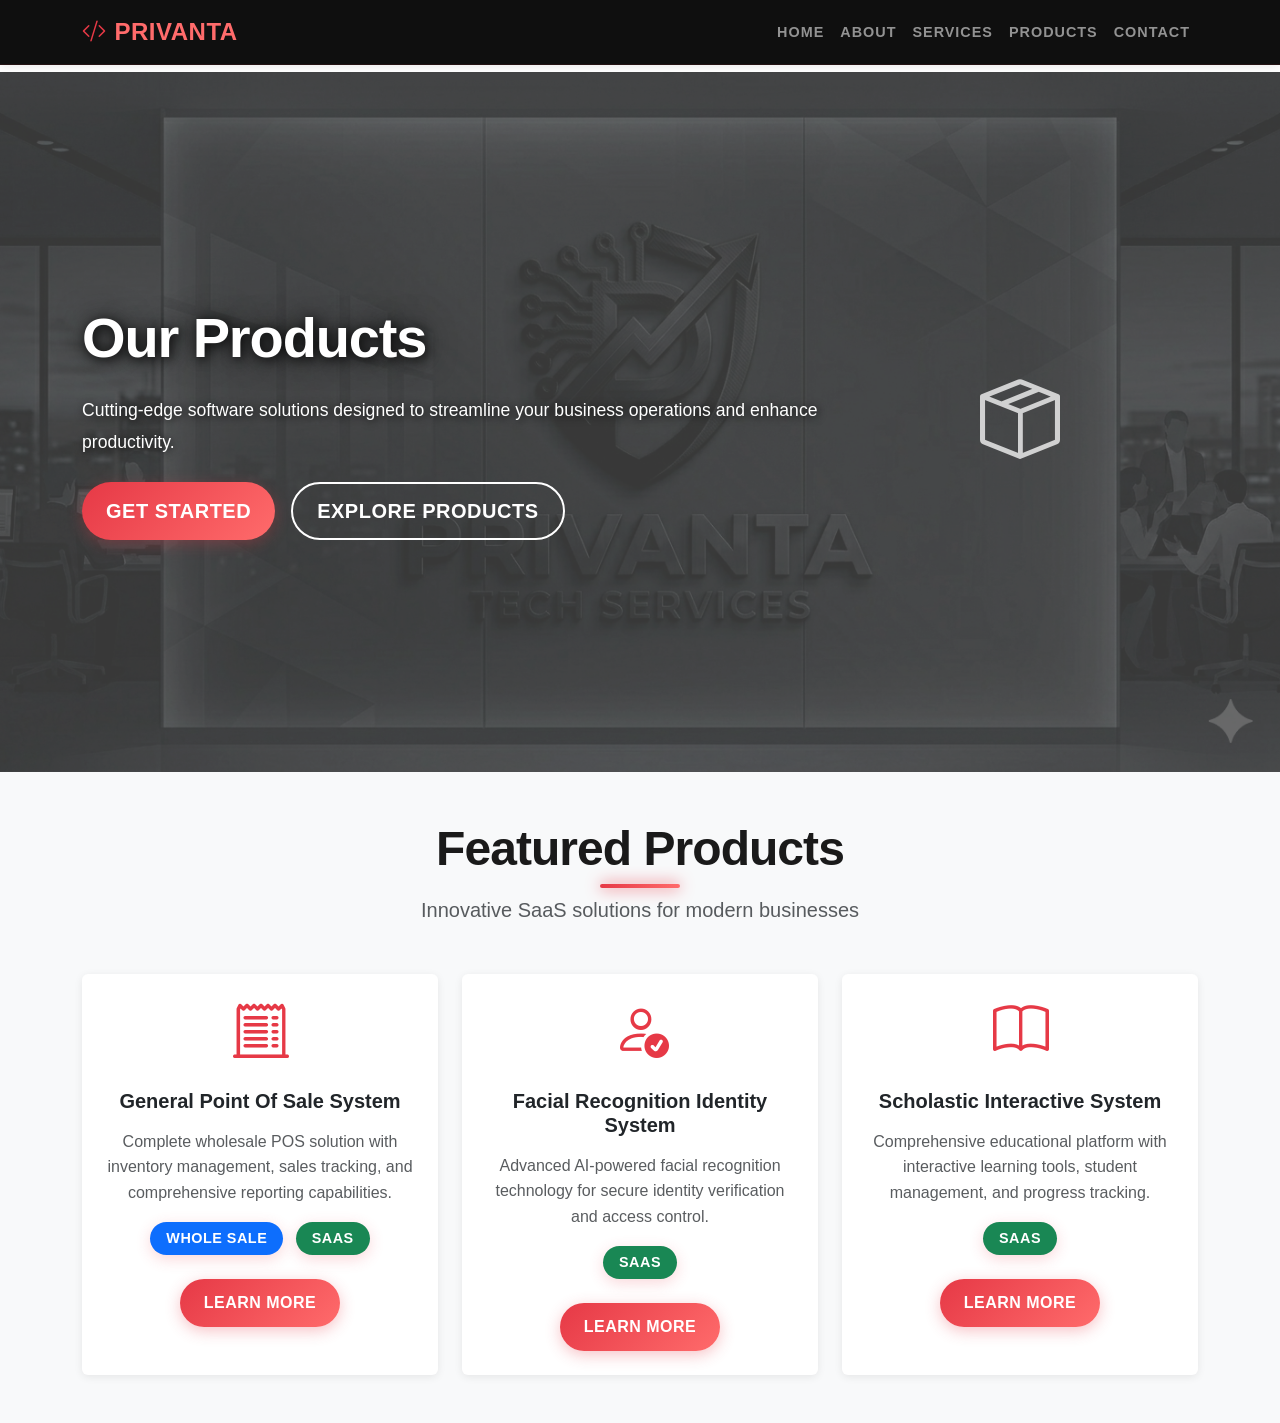
<file: products.html>
<!DOCTYPE html>
<html lang="en">
<head>
    <meta charset="UTF-8">
    <meta name="viewport" content="width=device-width, initial-scale=1.0">
    <title>Products - Privanta</title>

    <!-- Bootstrap 5 CSS -->
    <link href="https://cdn.jsdelivr.net/npm/bootstrap@5.3.0/dist/css/bootstrap.min.css" rel="stylesheet">

    <!-- Bootstrap Icons -->
    <link href="https://cdn.jsdelivr.net/npm/bootstrap-icons@1.11.0/font/bootstrap-icons.css" rel="stylesheet">

    <!-- Custom CSS -->
    <link rel="stylesheet" href="css/style.css">
</head>
<body>
    <!-- Navigation -->
    <nav class="navbar navbar-expand-lg navbar-dark bg-dark sticky-top shadow-sm">
        <div class="container">
            <a class="navbar-brand fw-bold" href="index.html">
                <i class="bi bi-code-slash"></i> Privanta
            </a>
            <button class="navbar-toggler" type="button" data-bs-toggle="collapse" data-bs-target="#navbarNav">
                <span class="navbar-toggler-icon"></span>
            </button>
            <div class="collapse navbar-collapse" id="navbarNav">
                <ul class="navbar-nav ms-auto">
                    <li class="nav-item"><a class="nav-link" href="index.html">Home</a></li>
                    <li class="nav-item"><a class="nav-link" href="about.html">About</a></li>
                    <li class="nav-item"><a class="nav-link" href="index.html#services">Services</a></li>
                    <li class="nav-item"><a class="nav-link active" href="products.html">Products</a></li>
                    <li class="nav-item"><a class="nav-link" href="#" onclick="event.preventDefault(); new bootstrap.Modal(document.getElementById('contactModal')).show();">Contact</a></li>
                </ul>
            </div>
        </div>
    </nav>

    <!-- Hero Section -->
    <section class="hero-section py-5 bg-gradient">
        <div class="container py-5">
            <div class="row align-items-center">
                <div class="col-lg-8 text-white">
                    <h1 class="display-4 fw-bold mb-4 hero-title">Our Products</h1>
                    <p class="lead mb-4 hero-subtitle">Cutting-edge software solutions designed to streamline your business operations and enhance productivity.</p>
                    <div class="d-flex gap-3 flex-wrap">
                        <button class="btn btn-primary btn-lg" data-bs-toggle="modal" data-bs-target="#contactModal">Get Started</button>
                        <a href="#products" class="btn btn-outline-light btn-lg">Explore Products</a>
                    </div>
                </div>
                <div class="col-lg-4">
                    <div class="text-center">
                        <i class="bi bi-box-seam display-1 text-white opacity-75"></i>
                    </div>
                </div>
            </div>
        </div>
    </section>

    <!-- Products Section -->
    <section id="products" class="py-5 bg-light">
        <div class="container">
            <div class="section-header text-center mb-5">
                <h2 class="display-5 fw-bold mb-3">Featured Products</h2>
                <p class="lead text-muted">Innovative SaaS solutions for modern businesses</p>
            </div>

            <div class="row g-4">
                <!-- General Point Of Sale System -->
                <div class="col-lg-4 col-md-6">
                    <div class="card h-100 shadow-sm border-0 product-card">
                        <div class="card-body text-center p-4">
                            <div class="product-icon mb-4">
                                <i class="bi bi-receipt-cutoff display-4 text-primary"></i>
                            </div>
                            <h5 class="card-title fw-bold mb-3">General Point Of Sale System</h5>
                            <p class="card-text text-muted mb-3">Complete wholesale POS solution with inventory management, sales tracking, and comprehensive reporting capabilities.</p>
                            <div class="product-features mb-4">
                                <span class="badge bg-primary me-2" data-bs-toggle="tooltip" title="Business-to-business selling of goods in bulk quantities to retailers or other businesses">Whole Sale</span>
                                <span class="badge bg-success" data-bs-toggle="tooltip" title="Software as a Service - cloud-based software delivered via subscription model">SaaS</span>
                            </div>
                            <button class="btn btn-primary" data-bs-toggle="modal" data-bs-target="#contactModal">Learn More</button>
                        </div>
                    </div>
                </div>

                <!-- Facial Recognition Identity System -->
                <div class="col-lg-4 col-md-6">
                    <div class="card h-100 shadow-sm border-0 product-card">
                        <div class="card-body text-center p-4">
                            <div class="product-icon mb-4">
                                <i class="bi bi-person-check display-4 text-primary"></i>
                            </div>
                            <h5 class="card-title fw-bold mb-3">Facial Recognition Identity System</h5>
                            <p class="card-text text-muted mb-3">Advanced AI-powered facial recognition technology for secure identity verification and access control.</p>
                            <div class="product-features mb-4">
                                <span class="badge bg-success" data-bs-toggle="tooltip" title="Software as a Service - cloud-based software delivered via subscription model">SaaS</span>
                            </div>
                            <button class="btn btn-primary" data-bs-toggle="modal" data-bs-target="#contactModal">Learn More</button>
                        </div>
                    </div>
                </div>

                <!-- Scholastic Interactive System -->
                <div class="col-lg-4 col-md-6">
                    <div class="card h-100 shadow-sm border-0 product-card">
                        <div class="card-body text-center p-4">
                            <div class="product-icon mb-4">
                                <i class="bi bi-book display-4 text-primary"></i>
                            </div>
                            <h5 class="card-title fw-bold mb-3">Scholastic Interactive System</h5>
                            <p class="card-text text-muted mb-3">Comprehensive educational platform with interactive learning tools, student management, and progress tracking.</p>
                            <div class="product-features mb-4">
                                <span class="badge bg-success" data-bs-toggle="tooltip" title="Software as a Service - cloud-based software delivered via subscription model">SaaS</span>
                            </div>
                            <button class="btn btn-primary" data-bs-toggle="modal" data-bs-target="#contactModal">Learn More</button>
                        </div>
                    </div>
                </div>
            </div>
        </div>
    </section>

    <!-- Contact Modal -->
    <div class="modal fade" id="contactModal" tabindex="-1">
        <div class="modal-dialog modal-lg">
            <div class="modal-content">
                <div class="modal-header">
                    <h5 class="modal-title">Contact Us</h5>
                    <button type="button" class="btn-close" data-bs-dismiss="modal"></button>
                </div>
                <div class="modal-body">
                    <form>
                        <div class="row">
                            <div class="col-md-6 mb-3">
                                <label for="name" class="form-label">Name</label>
                                <input type="text" class="form-control" id="name" required>
                            </div>
                            <div class="col-md-6 mb-3">
                                <label for="email" class="form-label">Email</label>
                                <input type="email" class="form-control" id="email" required>
                            </div>
                        </div>
                        <div class="mb-3">
                            <label for="message" class="form-label">Message</label>
                            <textarea class="form-control" id="message" rows="4" required></textarea>
                        </div>
                        <button type="submit" class="btn btn-primary">Send Message</button>
                    </form>
                </div>
            </div>
        </div>
    </div>

    <!-- Bootstrap JS -->
    <script src="https://cdn.jsdelivr.net/npm/bootstrap@5.3.0/dist/js/bootstrap.bundle.min.js"></script>

    <!-- Custom JS -->
    <script src="js/script.js"></script>

    <!-- Initialize Tooltips -->
    <script>
        document.addEventListener('DOMContentLoaded', function () {
            var tooltipTriggerList = [].slice.call(document.querySelectorAll('[data-bs-toggle="tooltip"]'));
            var tooltipList = tooltipTriggerList.map(function (tooltipTriggerEl) {
                return new bootstrap.Tooltip(tooltipTriggerEl);
            });
        });
    </script>
</body>
</html>
</file>
<file: css/style.css>
/* ============================================
   CUSTOM STYLES FOR PRIVANTA
   ============================================ */

:root {
    --primary-color: #e63946;
    --secondary-color: #ff6b6b;
    --accent-color: #a4161a;
    --dark-bg: #0f0f0f;
    --light-bg: #f8f9fa;
    --text-dark: #1a1a1a;
    --text-muted: #6c757d;
    --border-color: #e9ecef;
    --gradient-light: #ff8c8c;
    --red-glow: rgba(230, 57, 70, 0.3);
}

/* ============================================
   GENERAL STYLES
   ============================================ */

* {
    margin: 0;
    padding: 0;
    box-sizing: border-box;
}

body {
    font-family: 'Segoe UI', Tahoma, Geneva, Verdana, sans-serif;
    color: var(--text-dark);
    line-height: 1.6;
    overflow-x: hidden;
}

html {
    scroll-behavior: smooth;
    overflow-x: hidden;
}

/* ============================================
   TYPOGRAPHY
   ============================================ */

h1, h2, h3, h4, h5, h6 {
    font-weight: 600;
    color: var(--text-dark);
}

.display-4, .display-5 {
    letter-spacing: -0.02em;
}

/* ============================================
   GRADIENT BACKGROUND
   ============================================ */

.bg-gradient {
    background: linear-gradient(135deg, #e63946 0%, #ff6b6b 50%, #a4161a 100%);
    position: relative;
    overflow: hidden;
}



@keyframes moveBackground {
    0% {
        transform: translate(0, 0);
    }
    100% {
        transform: translate(50px, 50px);
    }
}

/* ============================================
   NAVIGATION
   ============================================ */

.navbar {
    background-color: var(--dark-bg) !important;
    box-shadow: 0 4px 20px rgba(230, 57, 70, 0.2);
    backdrop-filter: blur(10px);
    border-bottom: 1px solid rgba(230, 57, 70, 0.1);
    position: fixed !important;
    top: 0;
    left: 0;
    right: 0;
    z-index: 1030;
}

body {
    padding-top: 72px;
}

.navbar-brand {
    font-size: 1.5rem;
    letter-spacing: 0.5px;
    color: var(--secondary-color) !important;
    font-weight: 800;
    text-transform: uppercase;
    animation: brandPulse 2s ease-in-out infinite;
    display: flex;
    align-items: center;
}

.navbar-logo {
    height: 50px;
    width: auto;
    filter: drop-shadow(0 0 8px rgba(230, 57, 70, 0.6));
    animation: logoPulse 2s ease-in-out infinite;
    transition: all 0.3s ease;
}

.navbar-brand:hover .navbar-logo {
    filter: drop-shadow(0 0 15px rgba(255, 107, 107, 0.8)) brightness(1.1);
}

@keyframes logoPulse {
    0%, 100% {
        filter: drop-shadow(0 0 8px rgba(230, 57, 70, 0.6));
    }
    50% {
        filter: drop-shadow(0 0 15px rgba(255, 107, 107, 0.8));
    }
}

@keyframes brandPulse {
    0%, 100% {
        text-shadow: 0 0 10px rgba(230, 57, 70, 0.5);
    }
    50% {
        text-shadow: 0 0 20px rgba(255, 107, 107, 0.8);
    }
}

.navbar-brand i {
    margin-right: 0.5rem;
    color: var(--primary-color);
    animation: spin 3s linear infinite;
}

@keyframes spin {
    0% {
        transform: rotate(0deg);
    }
    100% {
        transform: rotate(360deg);
    }
}

.nav-link {
    transition: all 0.3s ease;
    position: relative;
    font-weight: 600;
    text-transform: uppercase;
    font-size: 0.9rem;
    letter-spacing: 1px;
}

.nav-link:hover {
    color: var(--secondary-color) !important;
    text-shadow: 0 0 10px rgba(255, 107, 107, 0.6);
}

.nav-link::after {
    content: '';
    position: absolute;
    bottom: 0;
    left: 0;
    width: 0;
    height: 3px;
    background: linear-gradient(90deg, var(--primary-color), var(--secondary-color));
    transition: width 0.4s cubic-bezier(0.34, 1.56, 0.64, 1);
    box-shadow: 0 0 8px var(--primary-color);
}

.nav-link:hover::after {
    width: 100%;
}

/* ============================================
   HERO SECTION
   ============================================ */

.hero-section {
    background: linear-gradient(135deg, rgba(230, 57, 70, 0.6) 0%, rgba(255, 107, 107, 0.6) 50%, rgba(164, 22, 26, 0.7) 100%);
    background-size: cover;
    background-position: center;
    color: white;
    position: relative;
    overflow: hidden;
    min-height: 700px;
    display: flex;
    align-items: center;
}

/* Text color variations for different carousel images */
.hero-section {
    color: #ffffff;
}

.hero-section::before {
    content: '';
    position: absolute;
    top: 0;
    left: 0;
    right: 0;
    bottom: 0;
    background-size: contain;
    background-position: center;
    background-repeat: no-repeat;
    background-attachment: fixed;
    opacity: 0.5;
    z-index: 0;
    transition: background-image 0.8s ease-in-out;
    pointer-events: none;
}

.hero-section::after {
    content: '';
    position: absolute;
    top: 0;
    left: 0;
    right: 0;
    bottom: 0;
    background: rgba(0, 0, 0, 0.45);
    z-index: 0;
    pointer-events: none;
}

/* Slightly smaller bubbles at 992px */
@media (max-width: 992px) {
    .hero-icon-circle {
        width: 100px;
        height: 100px;
        font-size: 2.5rem;
    }
    .hero-center-icon {
        width: 85px;
        height: 85px;
        font-size: 2.2rem;
    }
}

/* Below lg breakpoint: hide the bubble column entirely, keep text full-width */
@media (max-width: 991px) {
    .hero-section {
        min-height: auto;
    }
    .hero-section::before {
        background-attachment: scroll;
        opacity: 0.35;
    }
    .hero-title {
        font-size: 2rem;
    }
    .hero-subtitle {
        font-size: 0.95rem;
    }
    .hero-image {
        display: none;
    }
}

@media (max-width: 576px) {
    .hero-section {
        padding: 1.5rem 0;
    }
    .hero-section::before {
        opacity: 0.25;
    }
    .hero-title {
        font-size: 1.5rem;
        margin-bottom: 0.75rem;
    }
    .hero-subtitle {
        font-size: 0.82rem;
        line-height: 1.5;
        margin-bottom: 0.75rem;
    }
    .hero-features {
        margin-bottom: 1rem;
    }
    .hero-features .d-flex {
        margin-bottom: 0.6rem;
    }
    .hero-features .bi-check-circle-fill {
        font-size: 1rem !important;
        margin-right: 0.5rem !important;
    }
    .hero-features span {
        font-size: 0.8rem;
    }
    .btn {
        font-size: 0.82rem;
        padding: 0.45rem 0.9rem;
    }
    .btn-lg {
        padding: 0.55rem 1.1rem;
    }
}

.carousel-indicators {
    position: relative;
    margin-top: 1rem;
    margin-bottom: 0;
}

.carousel-indicators [data-bs-target] {
    background-color: rgba(230, 57, 70, 0.5);
    border-radius: 50%;
    width: 10px;
    height: 10px;
}

.carousel-indicators [data-bs-target].active {
    background-color: var(--primary-color);
}

.carousel-container {
    width: 100%;
    margin: 0 auto;
    display: block;
}

#heroCarousel {
    display: flex;
    justify-content: center;
}

#heroCarousel .carousel-inner {
    border-radius: 1rem;
    box-shadow: 0 8px 32px rgba(230, 57, 70, 0.3);
    background: rgba(0, 0, 0, 0.15);
    padding: 0.5rem;
    width: fit-content;
    margin: 0 auto;
}

#heroCarousel .carousel-item {
    display: flex;
    align-items: center;
    justify-content: center;
}

.carousel-img {
    width: 400px;
    height: 218px;
    object-fit: contain;
    border-radius: 0.75rem;
    filter: drop-shadow(0 0 20px rgba(230, 57, 70, 0.3));
    transition: filter 0.3s ease, transform 0.5s ease;
}

@media (max-width: 992px) {
    .carousel-img {
        width: 320px;
        height: 174px;
    }
}

@media (max-width: 576px) {
    .carousel-img {
        width: 260px;
        height: 142px;
    }
}

.carousel-img:hover {
    filter: drop-shadow(0 0 40px rgba(255, 107, 107, 0.8)) brightness(1.1);
    transform: scale(1.02);
}

.carousel-item.active .carousel-img {
    animation: fadeInScale 0.5s ease-in-out;
}

@keyframes fadeInScale {
    0% {
        opacity: 0;
        transform: scale(0.95);
    }
    100% {
        opacity: 1;
        transform: scale(1);
    }
}

.carousel-img:hover {
    filter: drop-shadow(0 0 40px rgba(255, 107, 107, 0.8)) brightness(1.1);
    transform: scale(1.05);
}

.carousel-inner-custom {
    background: rgba(0, 0, 0, 0.1);
    border-radius: 1rem;
    padding: 1.5rem;
    box-shadow: 0 8px 32px rgba(230, 57, 70, 0.2);
}

.hero-section > .container {
    position: relative;
    z-index: 1;
}

@keyframes floatBg {
    0%, 100% {
        transform: translateY(0) scale(1);
    }
    50% {
        transform: translateY(-30px) scale(1.1);
    }
}

@keyframes carouselFade {
    0% {
        opacity: 1;
    }
    to {
        opacity: 0.8;
    }
}

.hero-image {
    animation: float 3s ease-in-out infinite, glow 2s ease-in-out infinite;
    position: relative;
    z-index: 2;
    height: 100%;
}

.hero-logo-image {
    max-width: 100%;
    height: auto;
    max-height: 500px;
    animation: float 3s ease-in-out infinite, glow 2s ease-in-out infinite;
    filter: drop-shadow(0 0 20px rgba(230, 57, 70, 0.4));
    transition: all 0.3s ease;
}

.hero-logo-image:hover {
    filter: drop-shadow(0 0 40px rgba(255, 107, 107, 0.8)) brightness(1.1);
}

@keyframes float {
    0%, 100% {
        transform: translateY(0px);
    }
    50% {
        transform: translateY(-30px);
    }
}

@keyframes glow {
    0%, 100% {
        filter: drop-shadow(0 0 10px rgba(230, 57, 70, 0.5));
    }
    50% {
        filter: drop-shadow(0 0 30px rgba(255, 107, 107, 0.8));
    }
}

.hero-section h1 {
    animation: slideInLeft 0.8s ease-out;
    position: relative;
    z-index: 2;
}

@keyframes slideInLeft {
    from {
        opacity: 0;
        transform: translateX(-50px);
    }
    to {
        opacity: 1;
        transform: translateX(0);
    }
}

.hero-section .lead {
    font-size: 1.1rem;
    margin-bottom: 2rem;
    animation: slideInLeft 0.8s ease-out 0.2s both;
    position: relative;
    z-index: 2;
}

.hero-section .d-flex {
    animation: slideInLeft 0.8s ease-out 0.4s both;
    position: relative;
    z-index: 2;
}

/* ============================================
   HERO SECTION - ENHANCED ELEMENTS
   ============================================ */

.hero-badge {
    animation: slideInLeft 0.8s ease-out;
    position: relative;
    z-index: 2;
}

.hero-badge .badge {
    font-size: 1rem;
    box-shadow: 0 4px 15px rgba(230, 57, 70, 0.3);
    background: linear-gradient(135deg, #ffffff 0%, #f0f0f0 100%) !important;
    color: #e63946 !important;
    font-weight: 700 !important;
}

.hero-title {
    color: #ffffff;
    animation: slideInLeft 0.8s ease-out 0.1s both;
    font-size: 3.5rem;
    letter-spacing: -0.02em;
    text-shadow: 2px 2px 12px rgba(0, 0, 0, 0.9), 0 0 30px rgba(0, 0, 0, 0.7);
    position: relative;
    z-index: 2;
}

.hero-subtitle {
    animation: slideInLeft 0.8s ease-out 0.2s both;
    font-size: 1.15rem;
    line-height: 1.8;
    color: #ffffff;
    text-shadow: 1px 1px 8px rgba(0, 0, 0, 0.9);
    position: relative;
    z-index: 2;
}

.hero-features {
    animation: slideInLeft 0.8s ease-out 0.3s both;
    position: relative;
    z-index: 2;
}

.hero-features .bi-check-circle-fill {
    animation: pulse 2s ease-in-out infinite;
    color: #4caf50 !important;
    filter: drop-shadow(0 0 8px rgba(76, 175, 80, 0.5));
}

@keyframes pulseCheck {
    0%, 100% {
        filter: drop-shadow(0 0 5px rgba(76, 175, 80, 0.4));
    }
    50% {
        filter: drop-shadow(0 0 15px rgba(76, 175, 80, 0.8));
    }
}

.hero-features span {
    font-weight: 500;
    letter-spacing: 0.3px;
    color: #ffffff;
    text-shadow: 1px 1px 6px rgba(0, 0, 0, 0.9);
}

/* Hero Icons Container */
.hero-icons-container {
    position: relative;
    width: 100%;
    height: 400px;
    display: flex;
    align-items: center;
    justify-content: center;
    z-index: 2;
}

.hero-icon-circle {
    position: absolute;
    width: 120px;
    height: 120px;
    border-radius: 50%;
    background: rgba(255, 255, 255, 0.1);
    backdrop-filter: blur(10px);
    display: flex;
    align-items: center;
    justify-content: center;
    border: 2px solid rgba(255, 255, 255, 0.2);
    font-size: 3rem;
    color: #ffffff;
    box-shadow: 0 8px 32px rgba(230, 57, 70, 0.2);
    transition: all 0.4s ease;
    z-index: 2;
}

.hero-icon-circle:hover {
    background: rgba(255, 255, 255, 0.2);
    border-color: rgba(255, 255, 255, 0.4);
    transform: scale(1.1);
    box-shadow: 0 12px 40px rgba(230, 57, 70, 0.4);
}

.icon-1 {
    top: 20px;
    left: 50%;
    transform: translateX(-50%);
    animation: float-orbit-1 8s infinite ease-in-out;
}

.icon-2 {
    top: 50%;
    right: 30px;
    transform: translateY(-50%);
    animation: float-orbit-2 8s infinite ease-in-out;
}

.icon-3 {
    bottom: 20px;
    left: 50%;
    transform: translateX(-50%);
    animation: float-orbit-3 8s infinite ease-in-out;
}

.icon-4 {
    top: 50%;
    left: 30px;
    transform: translateY(-50%);
    animation: float-orbit-4 8s infinite ease-in-out;
}

.hero-center-icon {
    position: absolute;
    width: 100px;
    height: 100px;
    border-radius: 50%;
    background: linear-gradient(135deg, #e63946, #ff6b6b);
    display: flex;
    align-items: center;
    justify-content: center;
    font-size: 2.5rem;
    color: #ffffff;
    box-shadow: 0 0 40px rgba(230, 57, 70, 0.6);
    animation: pulse-center 2s ease-in-out infinite;
    z-index: 1;
}

@keyframes float-orbit-1 {
    0%, 100% {
        transform: translateX(-50%) translateY(0px);
    }
    25% {
        transform: translateX(-50%) translateY(-30px);
    }
    50% {
        transform: translateX(-50%) translateY(-50px);
    }
    75% {
        transform: translateX(-50%) translateY(-30px);
    }
}

@keyframes float-orbit-2 {
    0%, 100% {
        transform: translateY(-50%) translateX(0px);
    }
    25% {
        transform: translateY(-50%) translateX(-30px);
    }
    50% {
        transform: translateY(-50%) translateX(-50px);
    }
    75% {
        transform: translateY(-50%) translateX(-30px);
    }
}

@keyframes float-orbit-3 {
    0%, 100% {
        transform: translateX(-50%) translateY(0px);
    }
    25% {
        transform: translateX(-50%) translateY(30px);
    }
    50% {
        transform: translateX(-50%) translateY(50px);
    }
    75% {
        transform: translateX(-50%) translateY(30px);
    }
}

@keyframes float-orbit-4 {
    0%, 100% {
        transform: translateY(-50%) translateX(0px);
    }
    25% {
        transform: translateY(-50%) translateX(30px);
    }
    50% {
        transform: translateY(-50%) translateX(50px);
    }
    75% {
        transform: translateY(-50%) translateX(30px);
    }
}

@keyframes pulse-center {
    0%, 100% {
        box-shadow: 0 0 40px rgba(230, 57, 70, 0.6), 0 0 80px rgba(230, 57, 70, 0.3);
        transform: scale(1);
    }
    50% {
        box-shadow: 0 0 60px rgba(230, 57, 70, 0.8), 0 0 100px rgba(230, 57, 70, 0.5);
        transform: scale(1.05);
    }
}

/* ============================================
   SECTION HEADERS
   ============================================ */

.section-header {
    margin-bottom: 3rem;
}

.section-header h2 {
    position: relative;
    display: inline-block;
    animation: titleSlideIn 0.8s ease-out;
}

@keyframes titleSlideIn {
    from {
        opacity: 0;
        transform: translateY(20px);
    }
    to {
        opacity: 1;
        transform: translateY(0);
    }
}

.section-header h2::after {
    content: '';
    position: absolute;
    bottom: -10px;
    left: 50%;
    transform: translateX(-50%);
    width: 80px;
    height: 4px;
    background: linear-gradient(90deg, var(--primary-color), var(--secondary-color));
    border-radius: 2px;
    box-shadow: 0 0 15px var(--primary-color);
    animation: expandWidth 0.8s ease-out 0.2s both;
}

@keyframes expandWidth {
    from {
        width: 0;
    }
    to {
        width: 80px;
    }
}

.section-header .lead {
    animation: fadeIn 0.8s ease-out 0.3s both;
}

@keyframes fadeIn {
    from {
        opacity: 0;
    }
    to {
        opacity: 1;
    }
}

/* ============================================
   SERVICE CARDS
   ============================================ */

.service-card {
    transition: all 0.4s cubic-bezier(0.34, 1.56, 0.64, 1);
    position: relative;
    overflow: hidden;
    background: white;
    border-radius: 15px;
    cursor: pointer;
}

.service-card::before {
    content: '';
    position: absolute;
    top: 0;
    left: 0;
    right: 0;
    height: 4px;
    background: linear-gradient(90deg, var(--primary-color), var(--secondary-color));
    transform: scaleX(0);
    transform-origin: left;
    transition: transform 0.4s cubic-bezier(0.34, 1.56, 0.64, 1);
    box-shadow: 0 0 15px var(--primary-color);
}

.service-card::after {
    content: '';
    position: absolute;
    inset: 0;
    background: linear-gradient(135deg, rgba(230, 57, 70, 0.1) 0%, transparent 100%);
    opacity: 0;
    transition: opacity 0.4s ease;
}

.service-card:hover {
    transform: translateY(-15px) scale(1.05);
    box-shadow: 0 20px 40px rgba(230, 57, 70, 0.25) !important;
}

.service-card:hover::before {
    transform: scaleX(1);
}

.service-card:hover::after {
    opacity: 1;
}

.service-icon {
    transition: all 0.4s ease;
    position: relative;
    z-index: 2;
}

.service-card:hover .service-icon {
    transform: scale(1.2) rotate(5deg);
    filter: drop-shadow(0 0 15px rgba(230, 57, 70, 0.6));
}

.service-card:hover .service-icon i {
    animation: pulse 0.6s ease;
}

@keyframes pulse {
    0% {
        transform: scale(1);
    }
    50% {
        transform: scale(1.1);
    }
    100% {
        transform: scale(1);
    }
}

/* ============================================
   TECH STACK SECTION
   ============================================ */

.stack-category {
    transition: all 0.4s cubic-bezier(0.34, 1.56, 0.64, 1);
    position: relative;
    border-radius: 15px;
}

.stack-category:hover {
    transform: translateY(-8px);
    box-shadow: 0 15px 35px rgba(230, 57, 70, 0.2) !important;
}

.stack-category h4 {
    position: relative;
    animation: fadeIn 0.8s ease-out;
}

.tech-badge {
    margin-bottom: 0.5rem;
}

.badge {
    padding: 0.6rem 1rem;
    font-size: 0.9rem;
    font-weight: 600;
    border-radius: 20px;
    transition: all 0.3s cubic-bezier(0.34, 1.56, 0.64, 1);
    display: inline-block;
    text-transform: uppercase;
    letter-spacing: 0.5px;
    box-shadow: 0 4px 15px rgba(230, 57, 70, 0.2);
}

.badge:hover {
    transform: scale(1.1) translateY(-3px);
    box-shadow: 0 6px 25px rgba(230, 57, 70, 0.4);
}

.tech-item {
    cursor: pointer !important;
    position: relative;
    user-select: none;
    transition: all 0.3s cubic-bezier(0.34, 1.56, 0.64, 1);
}

.tech-item:hover {
    transform: scale(1.15) translateY(-5px) !important;
    box-shadow: 0 8px 30px rgba(230, 57, 70, 0.6) !important;
    filter: brightness(1.1);
}

.tech-item:active {
    transform: scale(0.95) !important;
}

.bg-primary-light {
    background-color: #ffe7e7 !important;
    color: var(--primary-color) !important;
}

.bg-success-light {
    background-color: #fff0e7 !important;
    color: #d97634 !important;
}

.bg-info-light {
    background-color: #ffe7f1 !important;
    color: #e63946 !important;
}

.bg-warning-light {
    background-color: #fff3e0 !important;
    color: #e63946 !important;
}

/* ============================================
   TOOLS SECTION
   ============================================ */

.tool-card {
    transition: all 0.4s cubic-bezier(0.34, 1.56, 0.64, 1);
    position: relative;
    border-radius: 15px;
    overflow: hidden;
}

.tool-card::before {
    content: '';
    position: absolute;
    inset: 0;
    background: linear-gradient(135deg, rgba(230, 57, 70, 0) 0%, rgba(230, 57, 70, 0.1) 100%);
    pointer-events: none;
}

.tool-card:hover {
    transform: translateY(-12px) scale(1.02);
    box-shadow: 0 20px 40px rgba(230, 57, 70, 0.25) !important;
}

.tool-icon {
    transition: all 0.4s cubic-bezier(0.34, 1.56, 0.64, 1);
    position: relative;
    z-index: 2;
}

.tool-card:hover .tool-icon i {
    animation: bounceRotate 0.6s ease;
    filter: drop-shadow(0 0 15px rgba(230, 57, 70, 0.6));
}

@keyframes bounceRotate {
    0% {
        transform: translateY(0) rotate(0deg);
    }
    25% {
        transform: translateY(-10px) rotate(10deg);
    }
    50% {
        transform: translateY(-20px) rotate(0deg);
    }
    75% {
        transform: translateY(-10px) rotate(-10deg);
    }
    100% {
        transform: translateY(0) rotate(0deg);
    }
}

/* ============================================
   BUTTONS
   ============================================ */

.btn {
    padding: 0.75rem 1.5rem;
    border-radius: 50px;
    font-weight: 700;
    transition: all 0.4s cubic-bezier(0.34, 1.56, 0.64, 1);
    border: none;
    letter-spacing: 0.5px;
    text-transform: uppercase;
    position: relative;
    overflow: hidden;
}

.btn::before {
    content: '';
    position: absolute;
    inset: 0;
    background: radial-gradient(circle at center, rgba(255, 255, 255, 0.3) 0%, transparent 70%);
    opacity: 0;
    transition: opacity 0.4s ease;
}

.btn:hover::before {
    opacity: 1;
    animation: ripple 0.6s ease;
}

@keyframes ripple {
    0% {
        transform: scale(0);
        opacity: 1;
    }
    100% {
        transform: scale(4);
        opacity: 0;
    }
}

.btn-primary {
    background: linear-gradient(135deg, var(--primary-color), var(--secondary-color));
    color: white;
    box-shadow: 0 4px 15px rgba(230, 57, 70, 0.3);
}

.btn-primary:hover {
    transform: translateY(-4px);
    box-shadow: 0 12px 30px rgba(230, 57, 70, 0.5);
    background: linear-gradient(135deg, var(--secondary-color), var(--primary-color));
}

.btn-outline-light {
    border: 2px solid white;
    color: white;
    font-weight: 700;
}

.btn-outline-light:hover {
    background-color: white;
    color: var(--primary-color);
    transform: translateY(-4px);
    box-shadow: 0 12px 30px rgba(255, 255, 255, 0.3);
}

.btn-light {
    background-color: white;
    color: var(--primary-color);
    font-weight: 700;
    box-shadow: 0 4px 15px rgba(230, 57, 70, 0.2);
}

.btn-light:hover {
    transform: translateY(-4px);
    box-shadow: 0 12px 30px rgba(230, 57, 70, 0.3);
}

/* ============================================
   MODAL
   ============================================ */

.modal-backdrop {
    display: none !important;
}

.modal {
    background: transparent !important;
}

.modal-header {
    background: linear-gradient(135deg, var(--primary-color), var(--secondary-color)) !important;
    border: none;
    box-shadow: 0 4px 15px rgba(230, 57, 70, 0.2);
}

.modal-title {
    font-weight: 700;
    letter-spacing: 0.5px;
    text-transform: uppercase;
}

.form-control, .form-select {
    border: 2px solid var(--border-color);
    border-radius: 10px;
    padding: 0.75rem 1rem;
    transition: all 0.3s ease;
    font-size: 0.95rem;
}

.form-control:focus, .form-select:focus {
    border-color: var(--primary-color);
    box-shadow: 0 0 0 0.2rem rgba(230, 57, 70, 0.25);
    transform: translateY(-2px);
}

.form-control:focus, .form-select:focus {
    border-color: var(--primary-color);
    box-shadow: 0 0 0 0.3rem rgba(230, 57, 70, 0.15);
}

/* ============================================
   FOOTER
   ============================================ */

footer {
    background: linear-gradient(135deg, #2a2a2a 0%, #1f1f1f 100%) !important;
    border-top: 3px solid rgba(230, 57, 70, 0.5);
    position: relative;
    overflow: hidden;
}

footer::before {
    content: '';
    position: absolute;
    top: 0;
    left: 0;
    right: 0;
    height: 1px;
    background: linear-gradient(90deg, transparent, var(--primary-color), transparent);
}

footer h5 {
    color: #ffffff;
}

footer p {
    color: #d0d0d0;
}

.footer-logo {
    height: 40px;
    width: auto;
    filter: drop-shadow(0 0 8px rgba(230, 57, 70, 0.5));
    transition: all 0.3s ease;
}

.footer-logo:hover {
    filter: drop-shadow(0 0 15px rgba(255, 107, 107, 0.8)) brightness(1.1);
}

footer a {
    transition: all 0.3s cubic-bezier(0.34, 1.56, 0.64, 1);
    position: relative;
    color: #e0e0e0 !important;
}

footer a::before {
    content: '';
    position: absolute;
    bottom: -2px;
    left: 0;
    width: 0;
    height: 2px;
    background: var(--primary-color);
    transition: width 0.3s ease;
}

footer a:hover {
    color: var(--secondary-color) !important;
    text-shadow: 0 0 10px rgba(230, 57, 70, 0.5);
}

footer a:hover::before {
    width: 100%;
}

footer .bi {
    font-size: 1.3rem;
    transition: all 0.4s ease;
    color: #e0e0e0;
}

footer a:hover .bi {
    transform: scale(1.3) rotate(-15deg);
    filter: drop-shadow(0 0 8px var(--primary-color));
}

/* ============================================
   RESPONSIVE DESIGN
   ============================================ */

@media (max-width: 768px) {
    .display-4 {
        font-size: 2.5rem;
    }

    .display-5 {
        font-size: 2rem;
    }

    .hero-section {
        padding: 2rem 0;
    }

    .service-card, .tool-card {
        margin-bottom: 1rem;
    }

    .stack-category {
        margin-bottom: 1.5rem;
    }

    .hero-image {
        margin-bottom: 2rem;
    }
}

@media (max-width: 576px) {
    .navbar-brand {
        font-size: 1.2rem;
    }

    .display-4 {
        font-size: 1.75rem;
    }

    .display-5 {
        font-size: 1.5rem;
    }

    .btn-lg {
        padding: 0.6rem 1.2rem;
        font-size: 0.9rem;
    }
}

/* ============================================
   SCROLLBAR STYLING
   ============================================ */

::-webkit-scrollbar {
    width: 10px;
}

::-webkit-scrollbar-track {
    background: var(--light-bg);
}

::-webkit-scrollbar-thumb {
    background: var(--primary-color);
    border-radius: 5px;
}

::-webkit-scrollbar-thumb:hover {
    background: var(--secondary-color);
}

/* ============================================
   UTILITY CLASSES
   ============================================ */

.text-primary {
    color: var(--primary-color) !important;
}

.text-secondary {
    color: var(--secondary-color) !important;
}

.shadow-sm {
    box-shadow: 0 2px 8px rgba(0, 0, 0, 0.08) !important;
}

.rounded-3 {
    border-radius: 12px !important;
}

/* ============================================
   ANIMATIONS
   ============================================ */

@keyframes fadeInUp {
    from {
        opacity: 0;
        transform: translateY(30px);
    }
    to {
        opacity: 1;
        transform: translateY(0);
    }
}

@keyframes slideInDown {
    from {
        opacity: 0;
        transform: translateY(-30px);
    }
    to {
        opacity: 1;
        transform: translateY(0);
    }
}

@keyframes zoomIn {
    from {
        opacity: 0;
        transform: scale(0.95);
    }
    to {
        opacity: 1;
        transform: scale(1);
    }
}

@keyframes shimmer {
    0% {
        background-position: -1000px 0;
    }
    100% {
        background-position: 1000px 0;
    }
}

@keyframes glow-pulse {
    0%, 100% {
        text-shadow: 0 0 10px rgba(230, 57, 70, 0.5);
    }
    50% {
        text-shadow: 0 0 20px rgba(255, 107, 107, 0.8);
    }
}

@keyframes float-bounce {
    0%, 100% {
        transform: translateY(0px);
    }
    25% {
        transform: translateY(-10px);
    }
    50% {
        transform: translateY(-20px);
    }
    75% {
        transform: translateY(-10px);
    }
}

@keyframes flip-card {
    0% {
        transform: rotateY(0deg);
    }
    100% {
        transform: rotateY(360deg);
    }
}

@keyframes spark {
    0% {
        opacity: 0;
    }
    10% {
        opacity: 1;
    }
    90% {
        opacity: 1;
    }
    100% {
        opacity: 0;
    }
}

.fade-in-up {
    animation: fadeInUp 0.6s ease-out;
}

.slide-in-down {
    animation: slideInDown 0.6s ease-out;
}

.zoom-in {
    animation: zoomIn 0.6s ease-out;
}

/* ============================================
   MODERN EFFECTS - FLOATING ELEMENTS  
   ============================================ */

.floating {
    animation: float-bounce 4s ease-in-out infinite;
}

.glow-text {
    animation: glow-pulse 2s ease-in-out infinite;
}

/* Smooth transitions for all interactive elements */
a, button, .btn, .card {
    transition: all 0.4s cubic-bezier(0.34, 1.56, 0.64, 1);
}

/* ============================================
   ADVANCED HOVER EFFECTS
   ============================================ */

.hover-lift {
    transition: all 0.3s ease;
}

.hover-lift:hover {
    transform: translateY(-5px);
}

.hover-glow {
    position: relative;
    overflow: hidden;
}

.hover-glow::after {
    content: '';
    position: absolute;
    inset: 0;
    background: radial-gradient(circle at center, rgba(230, 57, 70, 0.2) 0%, transparent 70%);
    opacity: 0;
    transition: opacity 0.4s ease;
}

.hover-glow:hover::after {
    opacity: 1;
}

/* ============================================
   SCROLLBAR ENHANCEMENT
   ============================================ */

::-webkit-scrollbar {
    width: 12px;
}

::-webkit-scrollbar-track {
    background: var(--light-bg);
}

::-webkit-scrollbar-thumb {
    background: linear-gradient(180deg, var(--primary-color), var(--secondary-color));
    border-radius: 6px;
    box-shadow: inset 0 0 6px rgba(230, 57, 70, 0.3);
}

::-webkit-scrollbar-thumb:hover {
    background: linear-gradient(180deg, var(--secondary-color), var(--primary-color));
}

/* ============================================
   SERVICES AUTO-SCROLL STRIP
   ============================================ */

.services-scroll-wrapper {
    overflow: hidden;
    width: 100%;
    position: relative;
    cursor: grab;
    user-select: none;
}

.services-scroll-wrapper.dragging {
    cursor: grabbing;
}

.services-scroll-wrapper::before,
.services-scroll-wrapper::after {
    content: '';
    position: absolute;
    top: 0;
    bottom: 0;
    width: 80px;
    z-index: 2;
    pointer-events: none;
}

.services-scroll-wrapper::before {
    left: 0;
    background: linear-gradient(to right, #f8f9fa, transparent);
}

.services-scroll-wrapper::after {
    right: 0;
    background: linear-gradient(to left, #f8f9fa, transparent);
}

.services-scroll-track {
    display: flex;
    gap: 1.5rem;
    width: max-content;
    animation: servicesScroll 55s linear infinite;
    will-change: transform;
    transform: translateZ(0);
}

.services-scroll-track:hover {
    animation-play-state: paused;
}

@keyframes servicesScroll {
    0%   { transform: translateX(0); }
    100% { transform: translateX(-50%); }
}

.service-scroll-card {
    width: 260px;
    flex-shrink: 0;
    background: #ffffff;
    border-radius: 15px;
    padding: 1.75rem;
    text-align: center;
    box-shadow: 0 2px 12px rgba(0,0,0,0.08);
    cursor: pointer;
    transition: transform 0.3s ease, box-shadow 0.3s ease;
}

.service-scroll-card:hover {
    transform: translateY(-8px);
    box-shadow: 0 12px 30px rgba(230, 57, 70, 0.2);
}

@media (max-width: 768px) {
    .service-scroll-card {
        width: 190px;
        padding: 1.1rem;
        border-radius: 12px;
    }
    .service-scroll-card h5 {
        font-size: 0.9rem;
    }
    .service-scroll-card p {
        font-size: 0.78rem;
    }
    .service-scroll-card .display-4 {
        font-size: 2rem !important;
    }
}

@media (max-width: 480px) {
    .service-scroll-card {
        width: 150px;
        padding: 0.85rem;
        border-radius: 10px;
    }
    .service-scroll-card h5 {
        font-size: 0.8rem;
        margin-bottom: 0.3rem !important;
    }
    .service-scroll-card p {
        font-size: 0.7rem;
        margin-bottom: 0.3rem !important;
    }
    .service-scroll-card .display-4 {
        font-size: 1.6rem !important;
    }
    .service-scroll-card span {
        font-size: 0.7rem !important;
    }
    .services-scroll-track {
        gap: 0.75rem;
    }
}
</file>
